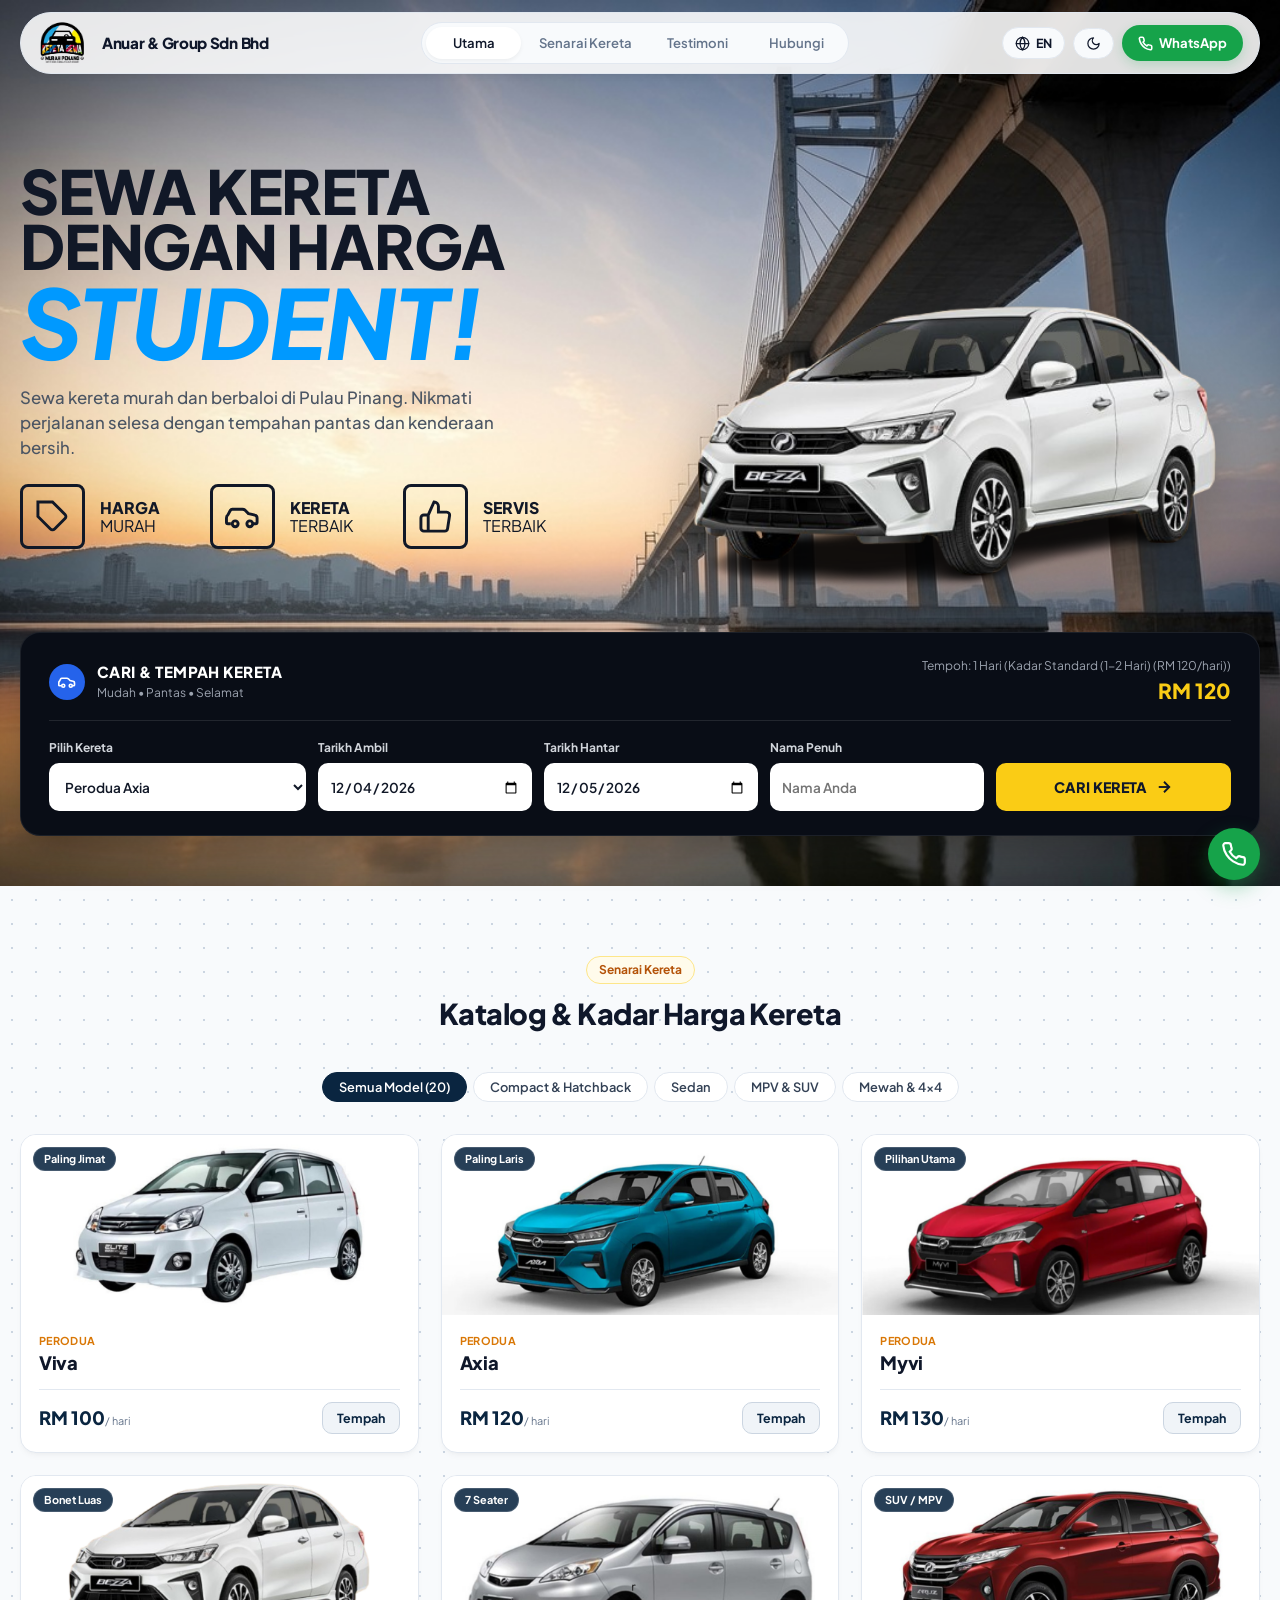
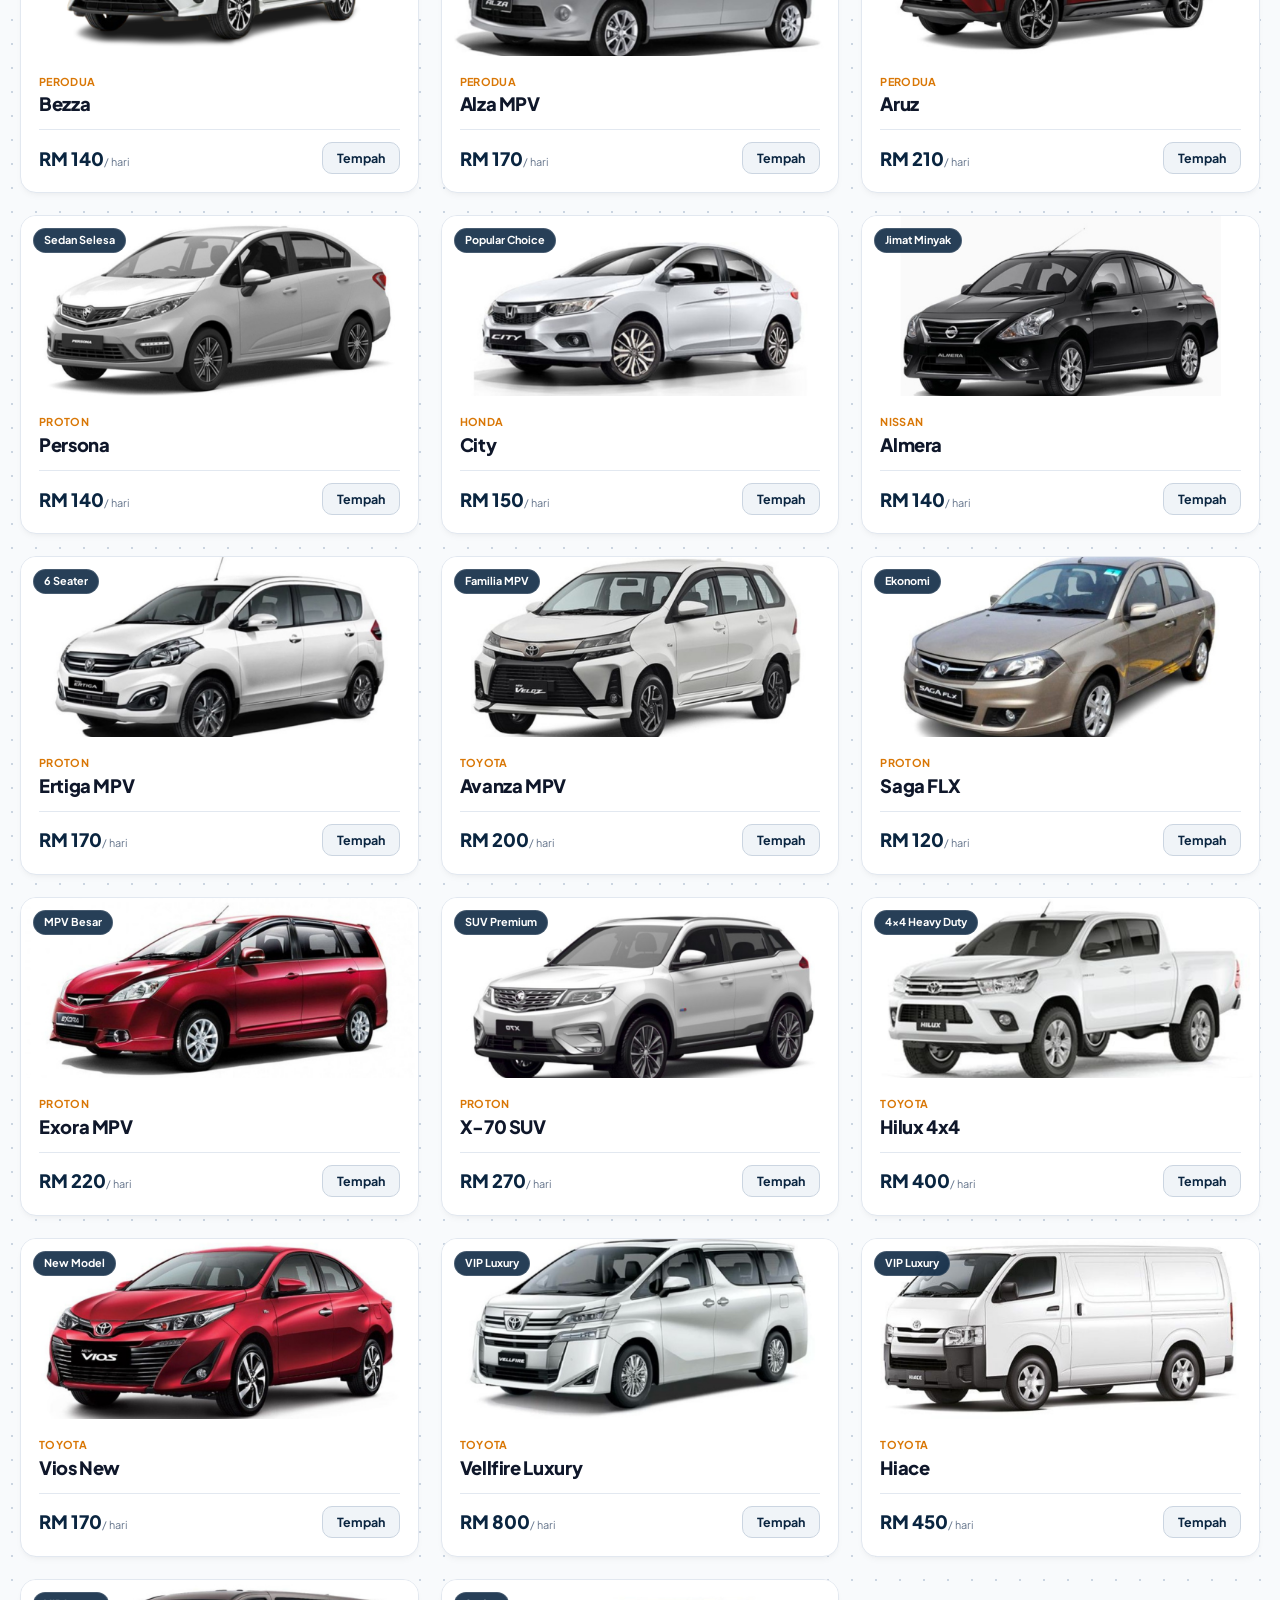
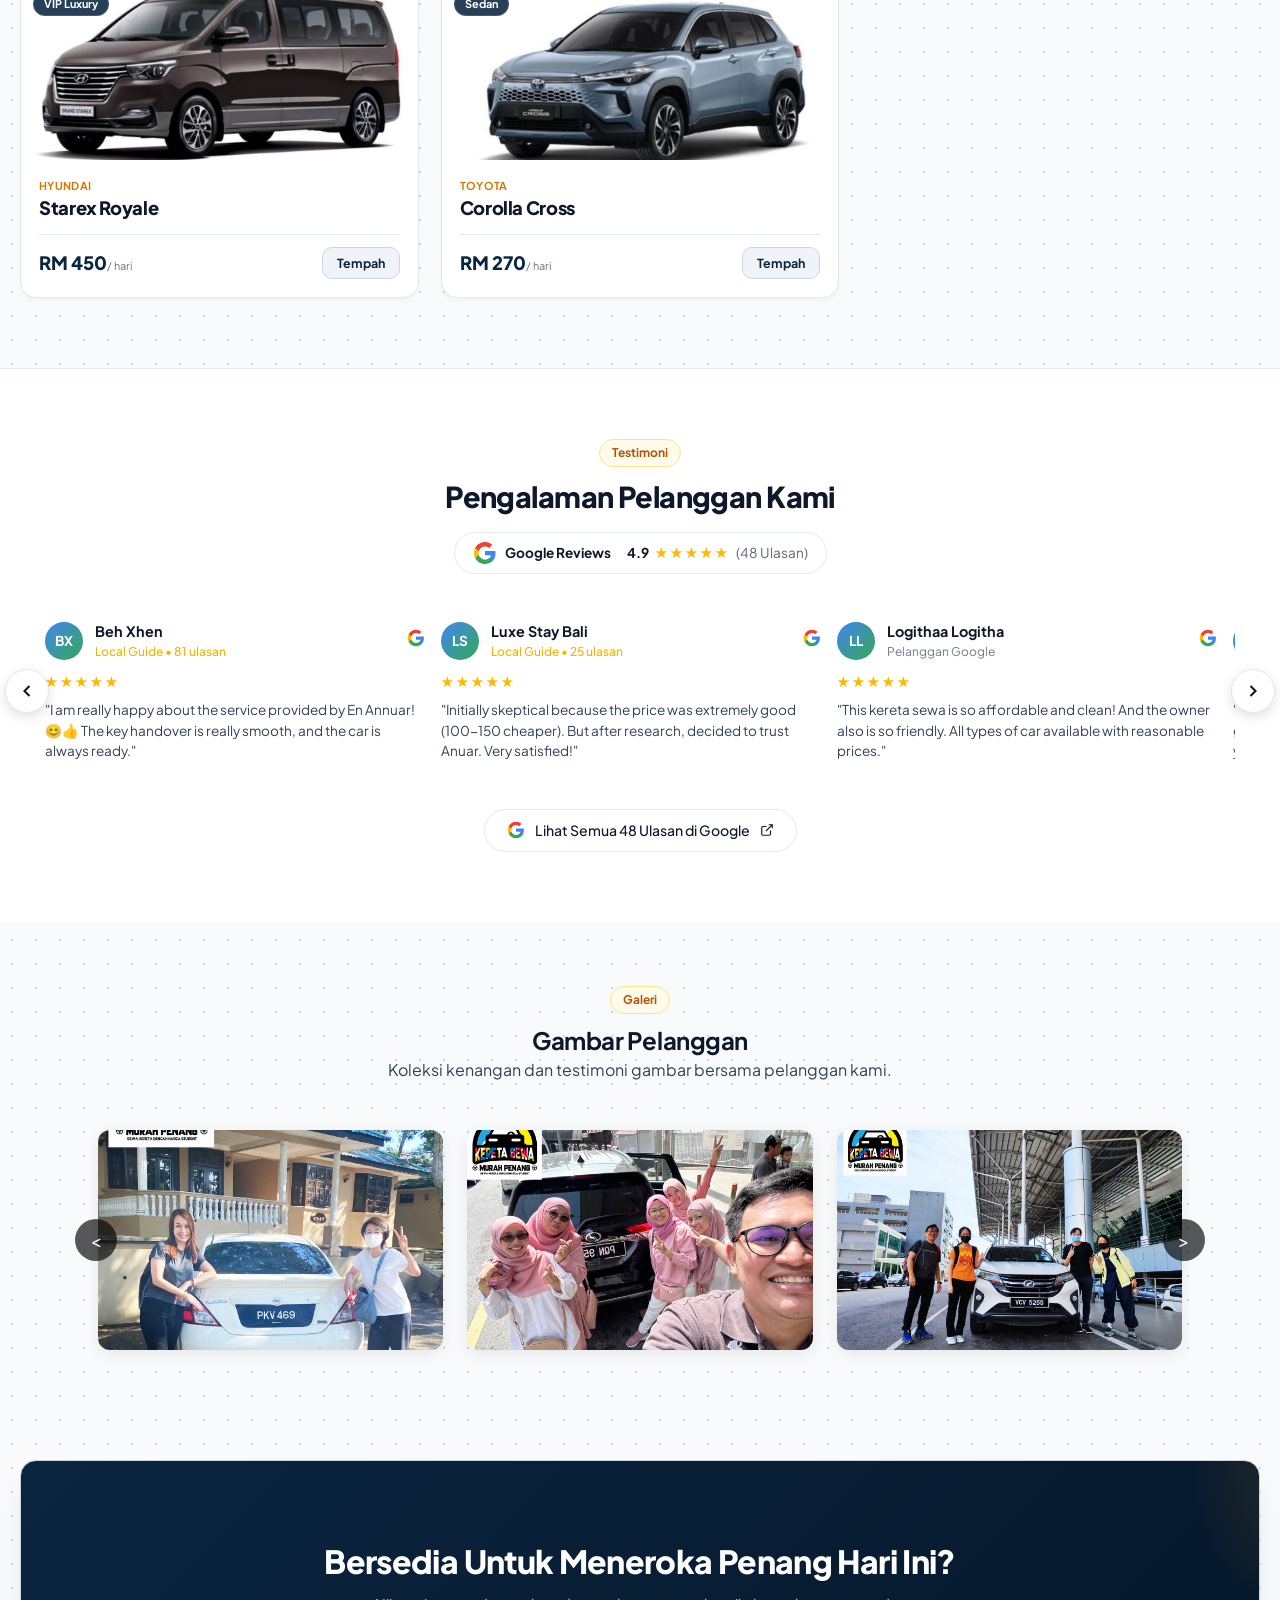
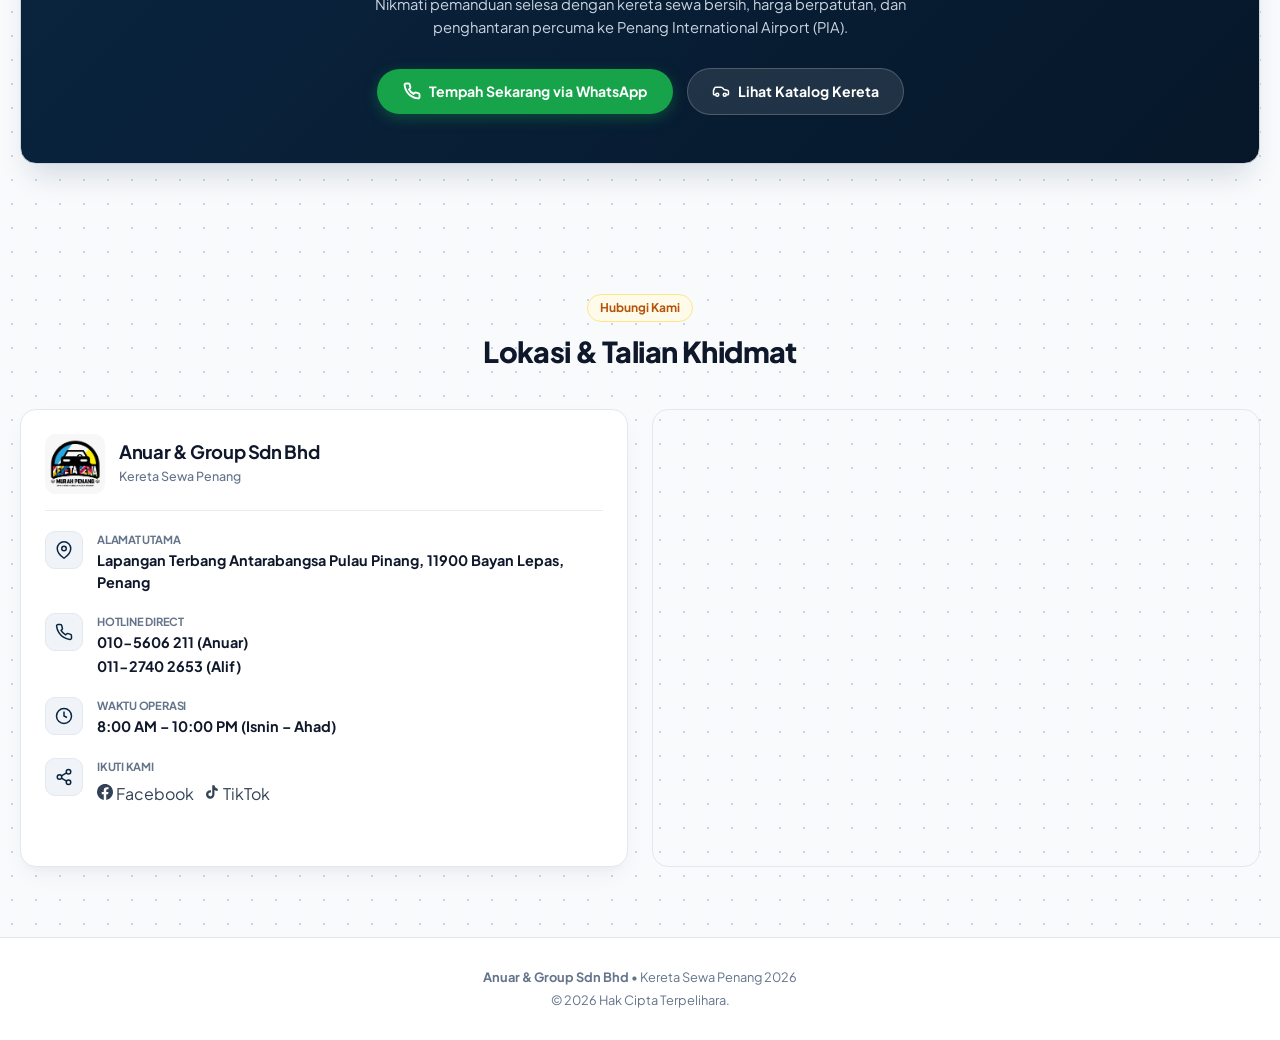
<file: index.html>
<!DOCTYPE html>
<html lang="ms" data-theme="light">
<head>
    <meta charset="UTF-8">
    <meta name="viewport" content="width=device-width, initial-scale=1.0">
    <title>Anuar & Group Sdn Bhd | Kereta Sewa Penang 2026 Murah & Terbaik</title>
    <meta name="description" content="Perkhidmatan kereta sewa murah di Penang, Pulau Pinang. Pilihan kenderaan MPV, sedan dan compact bajet student dengan servis penghantaran terbaik di Lapangan Terbang Penang (PIA).">
    <meta name="keywords" content="kereta sewa penang, sewa kereta murah penang, kereta sewa bayan lepas, car rental penang airport, anuar & group sdn bhd">
    <link rel="canonical" href="https://www.anuarcarrentalpenang.com/">
    
    <!-- Open Graph / Social Media Meta Tags -->
    <meta property="og:type" content="website">
    <meta property="og:title" content="Anuar & Group Sdn Bhd | Kereta Sewa Penang 2026">
    <meta property="og:description" content="Sewa kereta murah dan berbaloi di Pulau Pinang. Nikmati perjalanan selesa dengan tempahan pantas dan kenderaan bersih.">
    <meta property="og:locale" content="ms_MY">

    <link rel="icon" type="image/png" href="images/logo anuar1.png">
    <!-- Google Fonts: Plus Jakarta Sans -->
    <link rel="preconnect" href="https://fonts.googleapis.com">
    <link rel="preconnect" href="https://fonts.gstatic.com" crossorigin>
    <link href="https://fonts.googleapis.com/css2?family=Plus+Jakarta+Sans:wght@400;500;600;700;800&display=swap" rel="stylesheet">
    <link rel="stylesheet" href="style.css">
<!-- Google tag (gtag.js) -->
<script async src="https://www.googletagmanager.com/gtag/js?id=G-VD9P3FRLN1"></script>
<script>
  window.dataLayer = window.dataLayer || [];
  function gtag(){dataLayer.push(arguments);}
  gtag('js', new Date());

  gtag('config', 'G-VD9P3FRLN1');
</script>
</head>
<body>
<!-- NAVBAR WITH LANGUAGE & THEME TOGGLE -->
    <div class="navbar-wrapper">
        <div class="container">
            <header class="navbar">
                <a href="#" class="brand-logo">
                    <img src="images/logo anuar.png" alt="Logo Anuar & Group Kereta Sewa Penang" class="logo-img">                    
                    <div class="brand-text">
                        <h1>Anuar & Group Sdn Bhd</h1>
                    </div>
                </a>

                <nav class="nav-pill-menu">
                    <a href="#utama" class="active" data-i18n="nav_home">Utama</a>
                    <a href="#fleet" data-i18n="nav_fleet">Senarai Kereta</a>
                    <a href="#testimoni" data-i18n="nav_reviews">Testimoni</a>
                    <a href="#lokasi" data-i18n="nav_contact">Hubungi</a>
                </nav>

                <div class="nav-actions">
                    <!-- Language Switcher Button -->
                    <button class="btn-control" onclick="toggleLanguage()" id="langBtn" aria-label="Tukar Bahasa">
                        <svg width="15" height="15" viewBox="0 0 24 24" fill="none" stroke="currentColor" stroke-width="2" stroke-linecap="round" stroke-linejoin="round"><circle cx="12" cy="12" r="10"/><path d="M12 2a14.5 14.5 0 0 0 0 20 14.5 14.5 0 0 0 0-20"/><path d="M2 12h20"/></svg>
                        <span id="langText">EN</span>
                    </button>

                    <!-- Theme Switcher Button -->
                    <button class="btn-control" onclick="toggleTheme()" id="themeBtn" aria-label="Tukar Tema Mode">
                        <svg width="15" height="15" viewBox="0 0 24 24" fill="none" stroke="currentColor" stroke-width="2" stroke-linecap="round" stroke-linejoin="round"><path d="M12 3a6 6 0 0 0 9 9 9 9 0 1 1-9-9Z"/></svg>
                    </button>

                    <a href="https://wa.me/60105606211" target="_blank" class="btn-whatsapp-pill" aria-label="Hubungi WhatsApp Anuar">
                        <svg width="15" height="15" viewBox="0 0 24 24" fill="none" stroke="currentColor" stroke-width="2.5"><path d="M22 16.92v3a2 2 0 0 1-2.18 2 19.79 19.79 0 0 1-8.63-3.07 19.5 19.5 0 0 1-6-6 19.79 19.79 0 0 1-3.07-8.67A2 2 0 0 1 4.11 2h3a2 2 0 0 1 2 1.72 12.84 12.84 0 0 0 .7 2.81 2 2 0 0 1-.45 2.11L8.09 9.91a16 16 0 0 0 6 6l1.27-1.27a2 2 0 0 1 2.11-.45 12.84 12.84 0 0 0 2.81.7A2 2 0 0 1 22 16.92z"/></svg>
                        <span data-i18n="nav_whatsapp">WhatsApp</span>
                    </a>
                </div>
            </header>
        </div>
    </div>

<!-- HERO SECTION -->
<section class="hero-section" id="utama">
    <div class="container hero-container">
        
        <!-- TOP CONTENT GRID -->
        <div class="hero-main-grid">
            
            <!-- Left Content: Headings & Features -->
            <div class="hero-text-content">
                <h2 class="hero-title" data-i18n="hero_title">
                    SEWA KERETA DENGAN HARGA <br>
                    <span class="highlight-blue">STUDENT!</span>
                </h2>
                <p class="hero-subtitle" data-i18n="hero_subtitle">
                    Sewa kereta murah dan berbaloi di Pulau Pinang. Nikmati perjalanan selesa dengan tempahan pantas dan kenderaan bersih.
                </p>

                <!-- 3 Feature Badges -->
                <div class="hero-features-row">
                    <div class="feature-badge">
                        <div class="feature-badge-icon">
                            <svg width="35" height="35" viewBox="0 0 24 24" fill="none" stroke="currentColor" stroke-width="2"><path d="M20.59 13.41l-7.17 7.17a2 2 0 0 1-2.83 0L2 12V2h10l8.59 8.59a2 2 0 0 1 0 2.82z"/><line x1="7" y1="7" x2="7.01" y2="7"/></svg>
                        </div>
                        <div class="feature-badge-text">
                            <strong data-i18n="feat_badge_1_title">HARGA</strong>
                            <span data-i18n="feat_badge_1_sub">MURAH</span>
                        </div>
                    </div>

                    <div class="feature-badge">
                        <div class="feature-badge-icon">
                            <svg width="35" height="35" viewBox="0 0 24 24" fill="none" stroke="currentColor" stroke-width="2"><path d="M19 17h2c.6 0 1-.4 1-1v-3c0-.9-.7-1.7-1.5-1.9C18.7 10.6 16 10 16 10s-1.3-1.4-2.2-2.3c-.5-.4-1.1-.7-1.8-.7H5c-.6 0-1.1.4-1.4.9l-1.5 2.8C1.4 11.2 1 12 1 13v3c0 .6.4 1 1 1h2"/><circle cx="7" cy="17" r="2"/><circle cx="17" cy="17" r="2"/></svg>
                        </div>
                        <div class="feature-badge-text">
                            <strong data-i18n="feat_badge_2_title">KERETA</strong>
                            <span data-i18n="feat_badge_2_sub">TERBAIK</span>
                        </div>
                    </div>

                    <div class="feature-badge">
                        <div class="feature-badge-icon">
                            <svg width="35" height="35" viewBox="0 0 24 24" fill="none" stroke="currentColor" stroke-width="2"><path d="M14 9V5a3 3 0 0 0-3-3l-4 9v11h11.28a2 2 0 0 0 2-1.7l1.38-9a2 2 0 0 0-2-2.3zM7 22H4a2 2 0 0 1-2-2v-7a2 2 0 0 1 2-2h3"/></svg>
                        </div>
                        <div class="feature-badge-text">
                            <strong data-i18n="feat_badge_3_title">SERVIS</strong>
                            <span data-i18n="feat_badge_3_sub">TERBAIK</span>
                        </div>
                    </div>
                </div>
            </div>

            <!-- Right Visual: Floating Car Image -->
            <div class="hero-visual-wrapper">
                <img src="images/bezza.png" alt="Kereta Sewa Penang Student - Perodua Bezza" class="hero-car-img">
            </div>

        </div>

        <!-- BOTTOM FLOATING BOOKING BAR -->
        <div class="floating-booking-bar">
            
            <!-- Bar Header Info -->
            <div class="booking-bar-header">
                <div class="header-left">
                    <div class="icon-circle">
                        <svg width="18" height="18" viewBox="0 0 24 24" fill="none" stroke="currentColor" stroke-width="2.2"><path d="M19 17h2c.6 0 1-.4 1-1v-3c0-.9-.7-1.7-1.5-1.9C18.7 10.6 16 10 16 10s-1.3-1.4-2.2-2.3c-.5-.4-1.1-.7-1.8-.7H5c-.6 0-1.1.4-1.4.9l-1.5 2.8C1.4 11.2 1 12 1 13v3c0 .6.4 1 1 1h2"/><circle cx="7" cy="17" r="2"/><circle cx="17" cy="17" r="2"/></svg>
                    </div>
                    <div>
                        <h3 data-i18n="calc_title">CARI & TEMPAH KERETA</h3>
                        <p data-i18n="calc_subtitle">Mudah • Pantas • Selamat</p>
                    </div>
                </div>

                <!-- Live Price Summary -->
                <div class="header-price-summary">
                    <span class="price-sub-info" id="daysLabel">Tempoh: 1 Hari (<span id="rateTierBadge">Kadar Standard</span>)</span>
                    <div class="price-amount" id="totalPriceDisplay">RM 120</div>
                </div>
            </div>

            <!-- Booking Form -->
            <form id="bookingForm" onsubmit="handleBooking(event)">
                <div class="horizontal-form-grid">
                    
                    <!-- 1. Car Selection -->
                    <div class="form-group-item">
                        <label class="form-label" for="carSelect" data-i18n="lbl_car">Pilih Kereta</label>
<select class="form-control-custom" id="carSelect" onchange="calculatePrice()">
    <option value="Perodua Viva" data-r1="100" data-r3="90" data-r7="80" data-r14="65">Perodua Viva</option>
    <option value="Perodua Axia" data-r1="120" data-r3="110" data-r7="100" data-r14="80" selected>Perodua Axia</option>
    <option value="Perodua Myvi" data-r1="130" data-r3="120" data-r7="110" data-r14="90">Perodua Myvi</option>
    <option value="Perodua Bezza" data-r1="140" data-r3="130" data-r7="120" data-r14="100">Perodua Bezza</option>
    <option value="Perodua Alza (MPV)" data-r1="170" data-r3="160" data-r7="150" data-r14="120">Perodua Alza MPV</option>
    <option value="Perodua Aruz (MPV)" data-r1="210" data-r3="200" data-r7="190" data-r14="170">Perodua Aruz MPV</option>
    <option value="Proton Persona" data-r1="140" data-r3="130" data-r7="120" data-r14="100">Proton Persona</option>
    <option value="Honda City" data-r1="150" data-r3="140" data-r7="130" data-r14="110">Honda City</option>
    <option value="Nissan Almera" data-r1="140" data-r3="130" data-r7="120" data-r14="100">Nissan Almera</option>
    <option value="Proton Ertiga (MPV)" data-r1="170" data-r3="160" data-r7="150" data-r14="130">Proton Ertiga</option>
    <option value="Toyota Avanza (MPV)" data-r1="170" data-r3="160" data-r7="150" data-r14="120">Toyota Avanza</option>
    <option value="Proton Saga (FLX)" data-r1="120" data-r3="110" data-r7="100" data-r14="80">Proton Saga FLX</option>
    <option value="Proton Exora (MPV)" data-r1="220" data-r3="210" data-r7="200" data-r14="190">Proton Exora</option>
    <option value="Proton X-70" data-r1="270" data-r3="260" data-r7="250" data-r14="250">Proton X-70</option>
    <option value="Toyota Hilux (4x4)" data-r1="400" data-r3="380" data-r7="350" data-r14="350">Toyota Hilux 4x4</option>
    <option value="Toyota Vios (New)" data-r1="170" data-r3="160" data-r7="150" data-r14="140">Toyota Vios New</option>
    <option value="Toyota Vellfire" data-r1="800" data-r3="790" data-r7="750" data-r14="750">Toyota Vellfire Luxury</option>
    <option value="Toyota Hiace (4x4)" data-r1="450" data-r3="420" data-r7="380" data-r14="350">Toyota Hiace 11 Seater</option>
    <option value="Toyota Corolla" data-r1="270" data-r3="250" data-r7="230" data-r14="200">Toyota Corolla</option>
    <option value="Hyundai Starex" data-r1="450" data-r3="420" data-r7="380" data-r14="350">Hyundai Starex</option>
    <option value="Proton X-50" data-r1="250" data-r3="230" data-r7="210" data-r14="190">Proton X50</option>
</select>
                    </div>

                    <!-- 2. Start Date -->
                    <div class="form-group-item">
                        <label class="form-label" for="startDate" data-i18n="lbl_start">Tarikh Ambil</label>
                        <input type="date" class="form-control-custom" id="startDate" onchange="calculatePrice()" required>
                    </div>

                    <!-- 3. End Date -->
                    <div class="form-group-item">
                        <label class="form-label" for="endDate" data-i18n="lbl_end">Tarikh Hantar</label>
                        <input type="date" class="form-control-custom" id="endDate" onchange="calculatePrice()" required>
                    </div>

                    <!-- 4. Customer Name -->
                    <div class="form-group-item">
                        <label class="form-label" for="custName" data-i18n="lbl_name">Nama Penuh</label>
                        <input type="text" class="form-control-custom" id="custName" placeholder="Nama Anda" data-i18n-ph="ph_name" required>
                    </div>

                    <!-- 5. Submit CTA Button -->
                    <div class="form-group-item btn-container">
                        <button type="submit" class="btn-yellow-cta">
                            <span data-i18n="btn_submit">CARI KERETA</span>
                            <svg width="18" height="18" viewBox="0 0 24 24" fill="none" stroke="currentColor" stroke-width="2.5"><line x1="5" y1="12" x2="19" y2="12"/><polyline points="12 5 19 12 12 19"/></svg>
                        </button>
                    </div>

                </div>
            </form>

        </div>

    </div>
</section>

    <!-- FLEET CATALOGUE SECTION -->
    <section class="section-padding" id="fleet">
        <div class="container">
            <div class="section-header">
                <span class="section-tag" data-i18n="fleet_tag">Senarai Kereta</span>
                <h2 class="section-title" data-i18n="fleet_title">Katalog & Kadar Harga Kereta</h2>
            </div>

            <div class="fleet-filters">
                <button class="filter-btn active" onclick="filterFleet('all', event)" data-i18n="filter_all">Semua Model (20)</button>
                <button class="filter-btn" onclick="filterFleet('compact', event)" data-i18n="filter_compact">Compact & Hatchback</button>
                <button class="filter-btn" onclick="filterFleet('sedan', event)" data-i18n="filter_sedan">Sedan</button>
                <button class="filter-btn" onclick="filterFleet('mpv', event)" data-i18n="filter_mpv">MPV & SUV</button>
                <button class="filter-btn" onclick="filterFleet('luxury', event)" data-i18n="filter_luxury">Mewah & 4x4</button>
            </div>

            <div class="fleet-grid">
                
                <!-- 1. Perodua Viva -->
                <div class="car-card" data-category="compact">
                    <div class="car-image-container">
                        <span class="car-tag-badge" data-i18n="tag_most_economical">Paling Jimat</span>
                        <img src="images/viva.png" alt="Sewa Perodua Viva Murah Penang">
                    </div>
                    <div class="car-content">
                        <span class="car-brand">Perodua</span>
                        <h3 class="car-name">Viva</h3>
                        <div class="car-footer">
                            <div class="price-display"><span class="price-num">RM 100</span><span class="price-unit" data-i18n="unit_per_day">/ hari</span></div>
                            <button class="btn-select-car" onclick="quickSelectCar('Perodua Viva')" data-i18n="btn_book">Tempah</button>
                        </div>
                    </div>
                </div>

                <!-- 2. Perodua Axia -->
                <div class="car-card" data-category="compact">
                    <div class="car-image-container">
                        <span class="car-tag-badge" data-i18n="tag_best_seller">Paling Laris</span>
                        <img src="images/axia.png" alt="Sewa Perodua Axia Murah Penang">
                    </div>
                    <div class="car-content">
                        <span class="car-brand">Perodua</span>
                        <h3 class="car-name">Axia</h3>
                        <div class="car-footer">
                            <div class="price-display"><span class="price-num">RM 120</span><span class="price-unit" data-i18n="unit_per_day">/ hari</span></div>
                            <button class="btn-select-car" onclick="quickSelectCar('Perodua Axia')" data-i18n="btn_book">Tempah</button>
                        </div>
                    </div>
                </div>

                <!-- 3. Perodua Myvi -->
                <div class="car-card" data-category="compact">
                    <div class="car-image-container">
                        <span class="car-tag-badge" data-i18n="tag_top_choice">Pilihan Utama</span>
                        <img src="images/myvi.png" alt="Sewa Perodua Myvi Penang">
                    </div>
                    <div class="car-content">
                        <span class="car-brand">Perodua</span>
                        <h3 class="car-name">Myvi</h3>
                        <div class="car-footer">
                            <div class="price-display"><span class="price-num">RM 130</span><span class="price-unit" data-i18n="unit_per_day">/ hari</span></div>
                            <button class="btn-select-car" onclick="quickSelectCar('Perodua Myvi')" data-i18n="btn_book">Tempah</button>
                        </div>
                    </div>
                </div>

                <!-- 4. Perodua Bezza -->
                <div class="car-card" data-category="sedan">
                    <div class="car-image-container">
                        <span class="car-tag-badge" data-i18n="tag_spacious_boot">Bonet Luas</span>
                        <img src="images/1.png" alt="Sewa Perodua Bezza Penang">
                    </div>
                    <div class="car-content">
                        <span class="car-brand">Perodua</span>
                        <h3 class="car-name">Bezza</h3>
                        <div class="car-footer">
                            <div class="price-display"><span class="price-num">RM 140</span><span class="price-unit" data-i18n="unit_per_day">/ hari</span></div>
                            <button class="btn-select-car" onclick="quickSelectCar('Perodua Bezza')" data-i18n="btn_book">Tempah</button>
                        </div>
                    </div>
                </div>

                <!-- 5. Perodua Alza (MPV) -->
                <div class="car-card" data-category="mpv">
                    <div class="car-image-container">
                        <span class="car-tag-badge" data-i18n="tag_7_seater">7 Seater</span>
                        <img src="images/alza.png" alt="Sewa Perodua Alza MPV Penang">
                    </div>
                    <div class="car-content">
                        <span class="car-brand">Perodua</span>
                        <h3 class="car-name">Alza MPV</h3>
                        <div class="car-footer">
                            <div class="price-display"><span class="price-num">RM 170</span><span class="price-unit" data-i18n="unit_per_day">/ hari</span></div>
                            <button class="btn-select-car" onclick="quickSelectCar('Perodua Alza (MPV)')" data-i18n="btn_book">Tempah</button>
                        </div>
                    </div>
                </div>

                <!-- 6. Perodua Aruz (MPV) -->
                <div class="car-card" data-category="mpv">
                    <div class="car-image-container">
                        <span class="car-tag-badge" data-i18n="tag_suv_mpv">SUV / MPV</span>
                        <img src="images/aruz.png" alt="Sewa Perodua Aruz Penang">
                    </div>
                    <div class="car-content">
                        <span class="car-brand">Perodua</span>
                        <h3 class="car-name">Aruz</h3>
                        <div class="car-footer">
                            <div class="price-display"><span class="price-num">RM 210</span><span class="price-unit" data-i18n="unit_per_day">/ hari</span></div>
                            <button class="btn-select-car" onclick="quickSelectCar('Perodua Aruz (MPV)')" data-i18n="btn_book">Tempah</button>
                        </div>
                    </div>
                </div>

                <!-- 7. Proton Persona -->
                <div class="car-card" data-category="sedan">
                    <div class="car-image-container">
                        <span class="car-tag-badge" data-i18n="tag_comfortable_sedan">Sedan Selesa</span>
                        <img src="images/persona.png" alt="Sewa Proton Persona Penang">
                    </div>
                    <div class="car-content">
                        <span class="car-brand">Proton</span>
                        <h3 class="car-name">Persona</h3>

                        <div class="car-footer">
                            <div class="price-display"><span class="price-num">RM 140</span><span class="price-unit" data-i18n="unit_per_day">/ hari</span></div>
                            <button class="btn-select-car" onclick="quickSelectCar('Proton Persona')" data-i18n="btn_book">Tempah</button>
                        </div>
                    </div>
                </div>

                <!-- 8. Honda City -->
                <div class="car-card" data-category="sedan">
                    <div class="car-image-container">
                        <span class="car-tag-badge" data-i18n="tag_popular_choice">Popular Choice</span>
                        <img src="images/city.png" alt="Sewa Honda City Penang">
                    </div>
                    <div class="car-content">
                        <span class="car-brand">Honda</span>
                        <h3 class="car-name">City</h3>
                        <div class="car-footer">
                            <div class="price-display"><span class="price-num">RM 150</span><span class="price-unit" data-i18n="unit_per_day">/ hari</span></div>
                            <button class="btn-select-car" onclick="quickSelectCar('Honda City')" data-i18n="btn_book">Tempah</button>
                        </div>
                    </div>
                </div>

                <!-- 9. Nissan Almera -->
                <div class="car-card" data-category="sedan">
                    <div class="car-image-container">
                        <span class="car-tag-badge" data-i18n="tag_fuel_efficient">Jimat Minyak</span>
                        <img src="images/almera.png" alt="Sewa Nissan Almera Penang">
                    </div>
                    <div class="car-content">
                        <span class="car-brand">Nissan</span>
                        <h3 class="car-name">Almera</h3>
                        <div class="car-footer">
                            <div class="price-display"><span class="price-num">RM 140</span><span class="price-unit" data-i18n="unit_per_day">/ hari</span></div>
                            <button class="btn-select-car" onclick="quickSelectCar('Nissan Almera')" data-i18n="btn_book">Tempah</button>
                        </div>
                    </div>
                </div>

                <!-- 10. Proton Ertiga (MPV) -->
                <div class="car-card" data-category="mpv">
                    <div class="car-image-container">
                        <span class="car-tag-badge" data-i18n="tag_6_seater">6 Seater</span>
                        <img src="images/ertiga.png" alt="Sewa Proton Ertiga Penang">
                    </div>
                    <div class="car-content">
                        <span class="car-brand">Proton</span>
                        <h3 class="car-name">Ertiga MPV</h3>
                        <div class="car-footer">
                            <div class="price-display"><span class="price-num">RM 170</span><span class="price-unit" data-i18n="unit_per_day">/ hari</span></div>
                            <button class="btn-select-car" onclick="quickSelectCar('Proton Ertiga (MPV)')" data-i18n="btn_book">Tempah</button>
                        </div>
                    </div>
                </div>

                <!-- 11. Toyota Avanza (MPV) -->
                <div class="car-card" data-category="mpv">
                    <div class="car-image-container">
                        <span class="car-tag-badge" data-i18n="tag_family_mpv">Familia MPV</span>
                        <img src="images/avanza.png" alt="Sewa Toyota Avanza Penang">
                    </div>
                    <div class="car-content">
                        <span class="car-brand">Toyota</span>
                        <h3 class="car-name">Avanza MPV</h3>
                        <div class="car-footer">
                            <div class="price-display"><span class="price-num">RM 200</span><span class="price-unit" data-i18n="unit_per_day">/ hari</span></div>
                            <button class="btn-select-car" onclick="quickSelectCar('Toyota Avanza (MPV)')" data-i18n="btn_book">Tempah</button>
                        </div>
                    </div>
                </div>

                <!-- 12. Proton Saga (FLX) -->
                <div class="car-card" data-category="sedan">
                    <div class="car-image-container">
                        <span class="car-tag-badge" data-i18n="tag_economy">Ekonomi</span>
                        <img src="images/flx.png" alt="Sewa Proton Saga FLX Penang">
                    </div>
                    <div class="car-content">
                        <span class="car-brand">Proton</span>
                        <h3 class="car-name">Saga FLX</h3>
                        <div class="car-footer">
                            <div class="price-display"><span class="price-num">RM 120</span><span class="price-unit" data-i18n="unit_per_day">/ hari</span></div>
                            <button class="btn-select-car" onclick="quickSelectCar('Proton Saga (FLX)')" data-i18n="btn_book">Tempah</button>
                        </div>
                    </div>
                </div>

                <!-- 13. Proton Exora (MPV) -->
                <div class="car-card" data-category="mpv">
                    <div class="car-image-container">
                        <span class="car-tag-badge" data-i18n="tag_large_mpv">MPV Besar</span>
                        <img src="images/exora.png" alt="Sewa Proton Exora MPV Penang">
                    </div>
                    <div class="car-content">
                        <span class="car-brand">Proton</span>
                        <h3 class="car-name">Exora MPV</h3>
                        <div class="car-footer">
                            <div class="price-display"><span class="price-num">RM 220</span><span class="price-unit" data-i18n="unit_per_day">/ hari</span></div>
                            <button class="btn-select-car" onclick="quickSelectCar('Proton Exora (MPV)')" data-i18n="btn_book">Tempah</button>
                        </div>
                    </div>
                </div>

                <!-- 14. Proton X-70 -->
                <div class="car-card" data-category="luxury">
                    <div class="car-image-container">
                        <span class="car-tag-badge" data-i18n="tag_premium_suv">SUV Premium</span>
                        <img src="images/x70.png" alt="Sewa Proton X70 Penang">
                    </div>
                    <div class="car-content">
                        <span class="car-brand">Proton</span>
                        <h3 class="car-name">X-70 SUV</h3>
                       
                        <div class="car-footer">
                            <div class="price-display"><span class="price-num">RM 270</span><span class="price-unit" data-i18n="unit_per_day">/ hari</span></div>
                            <button class="btn-select-car" onclick="quickSelectCar('Proton X-70')" data-i18n="btn_book">Tempah</button>
                        </div>
                    </div>
                </div>

                <!-- 15. Toyota Hilux (4x4) -->
                <div class="car-card" data-category="luxury">
                    <div class="car-image-container">
                        <span class="car-tag-badge" data-i18n="tag_4x4_heavy_duty">4x4 Heavy Duty</span>
                        <img src="images/hilux.png" alt="Sewa Toyota Hilux 4x4 Penang">
                    </div>
                    <div class="car-content">
                        <span class="car-brand">Toyota</span>
                        <h3 class="car-name">Hilux 4x4</h3>
                       
                        <div class="car-footer">
                            <div class="price-display"><span class="price-num">RM 400</span><span class="price-unit" data-i18n="unit_per_day">/ hari</span></div>
                            <button class="btn-select-car" onclick="quickSelectCar('Toyota Hilux (4x4)')" data-i18n="btn_book">Tempah</button>
                        </div>
                    </div>
                </div>

                <!-- 16. Toyota Vios (New) -->
                <div class="car-card" data-category="sedan">
                    <div class="car-image-container">
                        <span class="car-tag-badge" data-i18n="tag_new_model">New Model</span>
                        <img src="images/vios.png" alt="Sewa Toyota Vios New Penang">
                    </div>
                    <div class="car-content">
                        <span class="car-brand">Toyota</span>
                        <h3 class="car-name">Vios New</h3>
                       
                        <div class="car-footer">
                            <div class="price-display"><span class="price-num">RM 170</span><span class="price-unit" data-i18n="unit_per_day">/ hari</span></div>
                            <button class="btn-select-car" onclick="quickSelectCar('Toyota Vios (New)')" data-i18n="btn_book">Tempah</button>
                        </div>
                    </div>
                </div>

                <!-- 17. Toyota Vellfire -->
                <div class="car-card" data-category="luxury">
                    <div class="car-image-container">
                        <span class="car-tag-badge" data-i18n="tag_vip_luxury">VIP Luxury</span>
                        <img src="images/vellfire.png" alt="Sewa Toyota Vellfire Luxury Penang">
                    </div>
                    <div class="car-content">
                        <span class="car-brand">Toyota</span>
                        <h3 class="car-name">Vellfire Luxury</h3>
                       
                        <div class="car-footer">
                            <div class="price-display"><span class="price-num">RM 800</span><span class="price-unit" data-i18n="unit_per_day">/ hari</span></div>
                            <button class="btn-select-car" onclick="quickSelectCar('Toyota Vellfire')" data-i18n="btn_book">Tempah</button>
                        </div>
                    </div>
                </div>

                <!-- 18. Toyota Hiace -->
                <div class="car-card" data-category="luxury">
                    <div class="car-image-container">
                        <span class="car-tag-badge" data-i18n="tag_vip_luxury">VIP Luxury</span>
                        <img src="images/hiace.png" alt="Sewa Toyota Hiace Penang">
                    </div>
                    <div class="car-content">
                        <span class="car-brand">Toyota</span>
                        <h3 class="car-name">Hiace</h3>
                       
                        <div class="car-footer">
                            <div class="price-display"><span class="price-num">RM 450</span><span class="price-unit" data-i18n="unit_per_day">/ hari</span></div>
                            <button class="btn-select-car" onclick="quickSelectCar('Toyota Hiace (4x4)')" data-i18n="btn_book">Tempah</button>
                        </div>
                    </div>
                </div>

                <!-- 19. Starex Royale -->
                <div class="car-card" data-category="luxury">
                    <div class="car-image-container">
                        <span class="car-tag-badge" data-i18n="tag_vip_luxury">VIP Luxury</span>
                        <img src="images/starex.png" alt="Sewa Hyundai Starex Penang">
                    </div>
                    <div class="car-content">
                        <span class="car-brand">Hyundai</span>
                        <h3 class="car-name">Starex Royale</h3>
                       
                        <div class="car-footer">
                            <div class="price-display"><span class="price-num">RM 450</span><span class="price-unit" data-i18n="unit_per_day">/ hari</span></div>
                            <button class="btn-select-car" onclick="quickSelectCar('Hyundai Starex')" data-i18n="btn_book">Tempah</button>
                        </div>
                    </div>
                </div>

                <!-- 20. Toyota Corolla -->
                <div class="car-card" data-category="sedan">
                    <div class="car-image-container">
                        <span class="car-tag-badge" data-i18n="filter_sedan">Sedan</span>
                        <img src="images/corolla.png" alt="Sewa Toyota Corolla Cross Penang">
                    </div>
                    <div class="car-content">
                        <span class="car-brand">Toyota</span>
                        <h3 class="car-name">Corolla Cross</h3>
                       
                        <div class="car-footer">
                            <div class="price-display"><span class="price-num">RM 270</span><span class="price-unit" data-i18n="unit_per_day">/ hari</span></div>
                            <button class="btn-select-car" onclick="quickSelectCar('Toyota Corolla')" data-i18n="btn_book">Tempah</button>
                        </div>
                    </div>
                </div>

            </div>
        </div>
    </section>

<!-- TESTIMONIALS SECTION -->
<section class="section-padding" id="testimoni" style="background: var(--bg-card); border-top: 1px solid var(--border-color);">
    <div class="container">
        
        <!-- HEADER TESTIMONI -->
        <div class="section-header" style="text-align: center; margin-bottom: 32px;">
            <span class="section-tag" data-i18n="reviews_tag">Testimoni</span>
            <h2 class="section-title" data-i18n="reviews_title">Pengalaman Pelanggan Kami</h2>
            
            <!-- GOOGLE RATING BADGE SUMMARY -->
            <div class="google-rating-summary">
                <div class="google-badge-brand">
                    <svg width="24" height="24" viewBox="0 0 24 24">
                        <path fill="#4285F4" d="M22.56 12.25c0-.78-.07-1.53-.2-2.25H12v4.26h5.92c-.26 1.37-1.04 2.53-2.21 3.31v2.77h3.57c2.08-1.92 3.28-4.74 3.28-8.09z"/>
                        <path fill="#34A853" d="M12 23c2.97 0 5.46-.98 7.28-2.66l-3.57-2.77c-.98.66-2.23 1.06-3.71 1.06-2.86 0-5.29-1.93-6.16-4.53H2.18v2.84C3.99 20.53 7.7 23 12 23z"/>
                        <path fill="#FBBC05" d="M5.84 14.09c-.22-.66-.35-1.36-.35-2.09s.13-1.43.35-2.09V7.06H2.18C1.43 8.55 1 10.22 1 12s.43 3.45 1.18 4.94l2.85-2.22.81-.63z"/>
                        <path fill="#EA4335" d="M12 5.38c1.62 0 3.06.56 4.21 1.64l3.15-3.15C17.45 2.09 14.97 1 12 1 7.7 1 3.99 3.47 2.18 7.06l3.66 2.84c.87-2.6 3.3-4.52 6.16-4.52z"/>
                    </svg>
                    <strong>Google Reviews</strong>
                </div>
                <div class="rating-score">
                    <span class="score-num">4.9</span>
                    <div class="stars-gold">
                        ★★★★★
                    </div>
                    <span class="total-reviews" data-i18n="google_total_reviews">(48 Ulasan)</span>
                </div>
            </div>
        </div>

<!-- REVIEWS CAROUSEL CONTAINER -->
<div class="reviews-carousel-wrapper">
    <!-- BUTANG NAVIGASI SLIDER -->
    <button class="slider-btn prev-btn" id="slideLeft" onclick="scrollReviews('left')" aria-label="Previous">
        <svg width="20" height="20" viewBox="0 0 24 24" fill="none" stroke="currentColor" stroke-width="2.5"><polyline points="15 18 9 12 15 6"></polyline></svg>
    </button>
    
    <div class="reviews-grid" id="reviewsSlider">

        <!-- CARD 1: Beh Xhen -->
        <div class="review-card">
            <div class="review-card-header">
                <div class="reviewer-avatar">BX</div>
                <div class="reviewer-details">
                    <strong>Beh Xhen</strong>
                    <span class="local-guide">Local Guide • 81 ulasan</span>
                </div>
                <span class="google-icon-small">
                    <svg width="18" height="18" viewBox="0 0 24 24"><path fill="#4285F4" d="M22.56 12.25c0-.78-.07-1.53-.2-2.25H12v4.26h5.92c-.26 1.37-1.04 2.53-2.21 3.31v2.77h3.57c2.08-1.92 3.28-4.74 3.28-8.09z"/><path fill="#34A853" d="M12 23c2.97 0 5.46-.98 7.28-2.66l-3.57-2.77c-.98.66-2.23 1.06-3.71 1.06-2.86 0-5.29-1.93-6.16-4.53H2.18v2.84C3.99 20.53 7.7 23 12 23z"/><path fill="#FBBC05" d="M5.84 14.09c-.22-.66-.35-1.36-.35-2.09s.13-1.43.35-2.09V7.06H2.18C1.43 8.55 1 10.22 1 12s.43 3.45 1.18 4.94l2.85-2.22.81-.63z"/><path fill="#EA4335" d="M12 5.38c1.62 0 3.06.56 4.21 1.64l3.15-3.15C17.45 2.09 14.97 1 12 1 7.7 1 3.99 3.47 2.18 7.06l3.66 2.84c.87-2.6 3.3-4.52 6.16-4.52z"/></svg>
                </span>
            </div>
            <div class="stars-gold">★★★★★</div>
            <p class="review-content">"I am really happy about the service provided by En Annuar! 😊👍 The key handover is really smooth, and the car is always ready."</p>
        </div>

        <!-- CARD 2: Luxe Stay Bali -->
        <div class="review-card">
            <div class="review-card-header">
                <div class="reviewer-avatar">LS</div>
                <div class="reviewer-details">
                    <strong>Luxe Stay Bali</strong>
                    <span class="local-guide">Local Guide • 25 ulasan</span>
                </div>
                <span class="google-icon-small">
                    <svg width="18" height="18" viewBox="0 0 24 24"><path fill="#4285F4" d="M22.56 12.25c0-.78-.07-1.53-.2-2.25H12v4.26h5.92c-.26 1.37-1.04 2.53-2.21 3.31v2.77h3.57c2.08-1.92 3.28-4.74 3.28-8.09z"/><path fill="#34A853" d="M12 23c2.97 0 5.46-.98 7.28-2.66l-3.57-2.77c-.98.66-2.23 1.06-3.71 1.06-2.86 0-5.29-1.93-6.16-4.53H2.18v2.84C3.99 20.53 7.7 23 12 23z"/><path fill="#FBBC05" d="M5.84 14.09c-.22-.66-.35-1.36-.35-2.09s.13-1.43.35-2.09V7.06H2.18C1.43 8.55 1 10.22 1 12s.43 3.45 1.18 4.94l2.85-2.22.81-.63z"/><path fill="#EA4335" d="M12 5.38c1.62 0 3.06.56 4.21 1.64l3.15-3.15C17.45 2.09 14.97 1 12 1 7.7 1 3.99 3.47 2.18 7.06l3.66 2.84c.87-2.6 3.3-4.52 6.16-4.52z"/></svg>
                </span>
            </div>
            <div class="stars-gold">★★★★★</div>
            <p class="review-content">"Initially skeptical because the price was extremely good (100-150 cheaper). But after research, decided to trust Anuar. Very satisfied!"</p>
        </div>

        <!-- CARD 3: Logithaa Logitha -->
        <div class="review-card">
            <div class="review-card-header">
                <div class="reviewer-avatar">LL</div>
                <div class="reviewer-details">
                    <strong>Logithaa Logitha</strong>
                    <span class="verified-tag">Pelanggan Google</span>
                </div>
                <span class="google-icon-small">
                    <svg width="18" height="18" viewBox="0 0 24 24"><path fill="#4285F4" d="M22.56 12.25c0-.78-.07-1.53-.2-2.25H12v4.26h5.92c-.26 1.37-1.04 2.53-2.21 3.31v2.77h3.57c2.08-1.92 3.28-4.74 3.28-8.09z"/><path fill="#34A853" d="M12 23c2.97 0 5.46-.98 7.28-2.66l-3.57-2.77c-.98.66-2.23 1.06-3.71 1.06-2.86 0-5.29-1.93-6.16-4.53H2.18v2.84C3.99 20.53 7.7 23 12 23z"/><path fill="#FBBC05" d="M5.84 14.09c-.22-.66-.35-1.36-.35-2.09s.13-1.43.35-2.09V7.06H2.18C1.43 8.55 1 10.22 1 12s.43 3.45 1.18 4.94l2.85-2.22.81-.63z"/><path fill="#EA4335" d="M12 5.38c1.62 0 3.06.56 4.21 1.64l3.15-3.15C17.45 2.09 14.97 1 12 1 7.7 1 3.99 3.47 2.18 7.06l3.66 2.84c.87-2.6 3.3-4.52 6.16-4.52z"/></svg>
                </span>
            </div>
            <div class="stars-gold">★★★★★</div>
            <p class="review-content">"This kereta sewa is so affordable and clean! And the owner also is so friendly. All types of car available with reasonable prices."</p>
        </div>

        <!-- CARD 4: CHENG HONG LOW -->
        <div class="review-card">
            <div class="review-card-header">
                <div class="reviewer-avatar">CH</div>
                <div class="reviewer-details">
                    <strong>CHENG HONG LOW</strong>
                    <span class="verified-tag">Pelanggan Google</span>
                </div>
                <span class="google-icon-small">
                    <svg width="18" height="18" viewBox="0 0 24 24"><path fill="#4285F4" d="M22.56 12.25c0-.78-.07-1.53-.2-2.25H12v4.26h5.92c-.26 1.37-1.04 2.53-2.21 3.31v2.77h3.57c2.08-1.92 3.28-4.74 3.28-8.09z"/><path fill="#34A853" d="M12 23c2.97 0 5.46-.98 7.28-2.66l-3.57-2.77c-.98.66-2.23 1.06-3.71 1.06-2.86 0-5.29-1.93-6.16-4.53H2.18v2.84C3.99 20.53 7.7 23 12 23z"/><path fill="#FBBC05" d="M5.84 14.09c-.22-.66-.35-1.36-.35-2.09s.13-1.43.35-2.09V7.06H2.18C1.43 8.55 1 10.22 1 12s.43 3.45 1.18 4.94l2.85-2.22.81-.63z"/><path fill="#EA4335" d="M12 5.38c1.62 0 3.06.56 4.21 1.64l3.15-3.15C17.45 2.09 14.97 1 12 1 7.7 1 3.99 3.47 2.18 7.06l3.66 2.84c.87-2.6 3.3-4.52 6.16-4.52z"/></svg>
                </span>
            </div>
            <div class="stars-gold">★★★★★</div>
            <p class="review-content">"Strongly Recommended. The service and car are both very good. They will contact you in advance and follow up with you closely."</p>
        </div>

        <!-- CARD 5: Mohd Azlan Manogar -->
        <div class="review-card">
            <div class="review-card-header">
                <div class="reviewer-avatar">MA</div>
                <div class="reviewer-details">
                    <strong>Mohd Azlan Manogar</strong>
                    <span class="verified-tag">Pelanggan Google</span>
                </div>
                <span class="google-icon-small">
                    <svg width="18" height="18" viewBox="0 0 24 24"><path fill="#4285F4" d="M22.56 12.25c0-.78-.07-1.53-.2-2.25H12v4.26h5.92c-.26 1.37-1.04 2.53-2.21 3.31v2.77h3.57c2.08-1.92 3.28-4.74 3.28-8.09z"/><path fill="#34A853" d="M12 23c2.97 0 5.46-.98 7.28-2.66l-3.57-2.77c-.98.66-2.23 1.06-3.71 1.06-2.86 0-5.29-1.93-6.16-4.53H2.18v2.84C3.99 20.53 7.7 23 12 23z"/><path fill="#FBBC05" d="M5.84 14.09c-.22-.66-.35-1.36-.35-2.09s.13-1.43.35-2.09V7.06H2.18C1.43 8.55 1 10.22 1 12s.43 3.45 1.18 4.94l2.85-2.22.81-.63z"/><path fill="#EA4335" d="M12 5.38c1.62 0 3.06.56 4.21 1.64l3.15-3.15C17.45 2.09 14.97 1 12 1 7.7 1 3.99 3.47 2.18 7.06l3.66 2.84c.87-2.6 3.3-4.52 6.16-4.52z"/></svg>
                </span>
            </div>
            <div class="stars-gold">★★★★★</div>
            <p class="review-content">"It Has a great value for this rental car. Car in good condition and recommended to experience the rental. All staff friendly."</p>
        </div>

        <!-- CARD 6: Nur Yasmin Abdullah -->
        <div class="review-card">
            <div class="review-card-header">
                <div class="reviewer-avatar">NY</div>
                <div class="reviewer-details">
                    <strong>Nur Yasmin Abdullah</strong>
                    <span class="verified-tag">Pelanggan Google</span>
                </div>
                <span class="google-icon-small">
                    <svg width="18" height="18" viewBox="0 0 24 24"><path fill="#4285F4" d="M22.56 12.25c0-.78-.07-1.53-.2-2.25H12v4.26h5.92c-.26 1.37-1.04 2.53-2.21 3.31v2.77h3.57c2.08-1.92 3.28-4.74 3.28-8.09z"/><path fill="#34A853" d="M12 23c2.97 0 5.46-.98 7.28-2.66l-3.57-2.77c-.98.66-2.23 1.06-3.71 1.06-2.86 0-5.29-1.93-6.16-4.53H2.18v2.84C3.99 20.53 7.7 23 12 23z"/><path fill="#FBBC05" d="M5.84 14.09c-.22-.66-.35-1.36-.35-2.09s.13-1.43.35-2.09V7.06H2.18C1.43 8.55 1 10.22 1 12s.43 3.45 1.18 4.94l2.85-2.22.81-.63z"/><path fill="#EA4335" d="M12 5.38c1.62 0 3.06.56 4.21 1.64l3.15-3.15C17.45 2.09 14.97 1 12 1 7.7 1 3.99 3.47 2.18 7.06l3.66 2.84c.87-2.6 3.3-4.52 6.16-4.52z"/></svg>
                </span>
            </div>
            <div class="stars-gold">★★★★★</div>
            <p class="review-content">"Highly recommended.. owner friendly and sng nk deal.. the best car rental in penang."</p>
        </div>

    </div>

<button class="slider-btn next-btn" id="slideRight" onclick="scrollReviews('right')" aria-label="Next">
        <svg width="20" height="20" viewBox="0 0 24 24" fill="none" stroke="currentColor" stroke-width="2.5"><polyline points="9 18 15 12 9 6"></polyline></svg>
    </button>
</div>

        <!-- BUTTON LIHAT LAGI DI GOOGLE -->
        <div class="reviews-footer" style="text-align: center; margin-top: 32px;">
            <a href="https://www.google.com/maps/place/Kereta+Sewa+Murah+Penang/@5.3216318,100.288706,17z/data=!4m8!3m7!1s0x304ac1d5d14b3a0d:0x75e73e286f671208!8m2!3d5.3216318!4d100.288706!9m1!1b1!16s%2Fg%2F11k9lbzh5_?authuser=0&hl=en&entry=ttu&g_ep=EgoyMDI2MDcyNi4wIKXMDSoASAFQAw%3D%3D" target="_blank" rel="noopener noreferrer" class="btn-google-reviews">
                <svg width="18" height="18" viewBox="0 0 24 24">
                    <path fill="#4285F4" d="M22.56 12.25c0-.78-.07-1.53-.2-2.25H12v4.26h5.92c-.26 1.37-1.04 2.53-2.21 3.31v2.77h3.57c2.08-1.92 3.28-4.74 3.28-8.09z"/>
                    <path fill="#34A853" d="M12 23c2.97 0 5.46-.98 7.28-2.66l-3.57-2.77c-.98.66-2.23 1.06-3.71 1.06-2.86 0-5.29-1.93-6.16-4.53H2.18v2.84C3.99 20.53 7.7 23 12 23z"/>
                    <path fill="#FBBC05" d="M5.84 14.09c-.22-.66-.35-1.36-.35-2.09s.13-1.43.35-2.09V7.06H2.18C1.43 8.55 1 10.22 1 12s.43 3.45 1.18 4.94l2.85-2.22.81-.63z"/>
                    <path fill="#EA4335" d="M12 5.38c1.62 0 3.06.56 4.21 1.64l3.15-3.15C17.45 2.09 14.97 1 12 1 7.7 1 3.99 3.47 2.18 7.06l3.66 2.84c.87-2.6 3.3-4.52 6.16-4.52z"/>
                </svg>
                <span data-i18n="btn_google_reviews">Lihat Semua 48 Ulasan di Google</span>
                <svg width="14" height="14" viewBox="0 0 24 24" fill="none" stroke="currentColor" stroke-width="2"><path d="M18 13v6a2 2 0 0 1-2 2H5a2 2 0 0 1-2-2V8a2 2 0 0 1 2-2h6"></path><polyline points="15 3 21 3 21 9"></polyline><line x1="10" y1="14" x2="21" y2="3"></line></svg>
            </a>
        </div>

    </div>
</section>

<!-- Section Gambar Pelanggan -->
<section id="image" class="customer-gallery-section">
  <div class="gallery-container">
                <span class="section-tag" data-i18n="gallery_tag">Galeri</span>
    <h2 data-i18n="image_title">Gambar Pelanggan</h2>
    <p data-i18n="image_subtitle">Koleksi kenangan dan testimoni gambar bersama pelanggan kami.</p>

    <div class="carousel-wrapper">
      <button class="carousel-btn prev-btn" id="galleryPrevBtn" aria-label="Previous">&lt;</button>

      <div class="carousel-track" id="galleryTrack">
        <!-- Kad Gambar 1 -->
        <div class="carousel-card">
          <img src="images/s1.jpg" alt="Pelanggan Kereta Sewa Penang 1">
        </div>

        <!-- Kad Gambar 2 -->
        <div class="carousel-card">
          <img src="images/s2.jpg" alt="Pelanggan Kereta Sewa Penang 2">
        </div>

        <!-- Kad Gambar 3 -->
        <div class="carousel-card">
          <img src="images/s3.jpg" alt="Pelanggan Kereta Sewa Penang 3">
        </div>

        <!-- Kad Gambar 4 -->
        <div class="carousel-card">
          <img src="images/s4.jpg" alt="Pelanggan Kereta Sewa Penang 4">
        </div>

                <!-- Kad Gambar 5 -->
        <div class="carousel-card">
          <img src="images/s5.jpg" alt="Pelanggan Kereta Sewa Penang 5">
        </div>

                <!-- Kad Gambar 6 -->
        <div class="carousel-card">
          <img src="images/s6.jpg" alt="Pelanggan Kereta Sewa Penang 6">
        </div>

                <!-- Kad Gambar 7 -->
        <div class="carousel-card">
          <img src="images/s7.jpg" alt="Pelanggan Kereta Sewa Penang 7">
        </div>

                <!-- Kad Gambar 8 -->
        <div class="carousel-card">
          <img src="images/s8.jpg" alt="Pelanggan Kereta Sewa Penang 8">
        </div>

                <!-- Kad Gambar 9 -->
        <div class="carousel-card">
          <img src="images/s9.jpg" alt="Pelanggan Kereta Sewa Penang 9">
        </div>

      </div>

      <button class="carousel-btn next-btn" id="galleryNextBtn" aria-label="Next">&gt;</button>
    </div>
  </div>
</section>

<!-- CTA BANNER SECTION -->
<section class="cta-banner-section">
    <div class="container">
        <div class="cta-card">
            <div class="cta-badge">
            </div>
            <h2 class="cta-title" data-i18n="cta_title">Bersedia Untuk Meneroka Penang Hari Ini?</h2>
            <p class="cta-description" data-i18n="cta_desc">
                Nikmati pemanduan selesa dengan kereta sewa bersih, harga berpatutan, dan penghantaran percuma ke Penang International Airport (PIA).
            </p>
            <div class="cta-actions">
                <a href="https://wa.me/60105606211?text=Salam%20Anuar,%20saya%20nak%20tempah%20kereta%20sewa" target="_blank" class="btn-cta-whatsapp" aria-label="Tempah Kereta Sewa via WhatsApp">
                    <svg width="18" height="18" viewBox="0 0 24 24" fill="none" stroke="currentColor" stroke-width="2.5"><path d="M22 16.92v3a2 2 0 0 1-2.18 2 19.79 19.79 0 0 1-8.63-3.07 19.5 19.5 0 0 1-6-6 19.79 19.79 0 0 1-3.07-8.67A2 2 0 0 1 4.11 2h3a2 2 0 0 1 2 1.72 12.84 12.84 0 0 0 .7 2.81 2 2 0 0 1-.45 2.11L8.09 9.91a16 16 0 0 0 6 6l1.27-1.27a2 2 0 0 1 2.11-.45 12.84 12.84 0 0 0 2.81.7A2 2 0 0 1 22 16.92z"/></svg>
                    <span data-i18n="cta_btn_wa">Tempah Sekarang via WhatsApp</span>
                </a>
                <a href="#fleet" class="btn-cta-secondary">
                    <svg width="18" height="18" viewBox="0 0 24 24" fill="none" stroke="currentColor" stroke-width="2"><path d="M19 17h2c.6 0 1-.4 1-1v-3c0-.9-.7-1.7-1.5-1.9C18.7 10.6 16 10 16 10s-1.3-1.4-2.2-2.3c-.5-.4-1.1-.7-1.8-.7H5c-.6 0-1.1.4-1.4.9l-1.4 2.9A3.7 3.7 0 0 0 2 12v4c0 .6.4 1 1 1h2"/><circle cx="7" cy="17" r="2"/><circle cx="17" cy="17" r="2"/></svg>
                    <span data-i18n="cta_btn_fleet">Lihat Katalog Kereta</span>
                </a>
            </div>
        </div>
    </div>
</section>

  <!-- CONTACT & MAP -->
<section class="section-padding" id="lokasi">
    <div class="container">
        <div class="section-header">
            <span class="section-tag" data-i18n="contact_tag">Hubungi Kami</span>
            <h2 class="section-title" data-i18n="contact_title">Lokasi & Talian Khidmat</h2>
        </div>

        <div class="contact-grid">
            <div class="contact-card">
                
                <!-- BRANDING HEADER (LOGO & NAMA SYARIKAT) -->
                <div class="brand-header" style="display: flex; align-items: center; gap: 14px; margin-bottom: 20px; padding-bottom: 16px; border-bottom: 1px solid rgba(0, 0, 0, 0.08);">
                    <img src="images/logo anuar.png" alt="Anuar & Group Sdn Bhd Logo" style="width: 60px; height: 60px; border-radius: 10px; object-fit: contain; background: rgba(0,0,0,0.03); padding: 2px;">
                    <div>
                        <h4 style="margin: 0; font-size: 1.15rem; font-weight: 700; color: var(--text-heading); line-height: 1.2;">Anuar & Group Sdn Bhd</h4>
                        <span data-i18n="footer_brand" style="font-size: 0.78rem; color: var(--text-muted); font-weight: 500;">Kereta Sewa Penang</span>
                    </div>
                </div>

                <!-- ALAMAT UTAMA -->
                <div class="info-row">
                    <div class="info-icon">
                        <svg width="18" height="18" viewBox="0 0 24 24" fill="none" stroke="currentColor" stroke-width="2"><path d="M21 10c0 7-9 13-9 13s-9-6-9-13a9 9 0 0 1 18 0z"/><circle cx="12" cy="10" r="3"/></svg>
                    </div>
                    <div>
                        <h5 style="color: var(--text-muted); font-size: 0.7rem; text-transform: uppercase;" data-i18n="addr_title">Alamat Utama</h5>
                        <p style="font-weight: 700; color: var(--text-heading); font-size: 0.9rem; margin-top: 2px;" data-i18n="addr_detail">Lapangan Terbang Antarabangsa Pulau Pinang, 11900 Bayan Lepas, Penang</p>
                    </div>
                </div>

                <!-- HOTLINE DIRECT -->
                <div class="info-row">
                    <div class="info-icon">
                        <svg width="18" height="18" viewBox="0 0 24 24" fill="none" stroke="currentColor" stroke-width="2"><path d="M22 16.92v3a2 2 0 0 1-2.18 2 19.79 19.79 0 0 1-8.63-3.07 19.5 19.5 0 0 1-6-6 19.79 19.79 0 0 1-3.07-8.67A2 2 0 0 1 4.11 2h3a2 2 0 0 1 2 1.72 12.84 12.84 0 0 0 .7 2.81 2 2 0 0 1-.45 2.11L8.09 9.91a16 16 0 0 0 6 6l1.27-1.27a2 2 0 0 1 2.11-.45 12.84 12.84 0 0 0 2.81.7A2 2 0 0 1 22 16.92z"/></svg>
                    </div>
                    <div>
                        <h5 style="color: var(--text-muted); font-size: 0.7rem; text-transform: uppercase;" data-i18n="phone_title">Hotline Direct</h5>
                        <p style="font-weight: 700; color: var(--text-heading); font-size: 0.9rem; margin-top: 2px;">010-5606 211 (Anuar)</p>
                        <p style="font-weight: 700; color: var(--text-heading); font-size: 0.9rem; margin-top: 2px;">011-2740 2653 (Alif)</p>
                    </div>
                </div>

                <!-- WAKTU OPERASI -->
                <div class="info-row">
                    <div class="info-icon">
                        <svg width="18" height="18" viewBox="0 0 24 24" fill="none" stroke="currentColor" stroke-width="2"><circle cx="12" cy="12" r="10"/><polyline points="12 6 12 12 16 14"/></svg>
                    </div>
                    <div>
                        <h5 style="color: var(--text-muted); font-size: 0.7rem; text-transform: uppercase;" data-i18n="hours_title">Waktu Operasi</h5>
                        <p style="font-weight: 700; color: var(--text-heading); font-size: 0.9rem; margin-top: 2px;" data-i18n="hours_detail">8:00 AM – 10:00 PM (Isnin – Ahad)</p>
                    </div>
                </div>

                <!-- MEDIA SOSIAL -->
                <div class="info-row">
                    <div class="info-icon">
                        <svg width="18" height="18" viewBox="0 0 24 24" fill="none" stroke="currentColor" stroke-width="2"><circle cx="18" cy="5" r="3"/><circle cx="6" cy="12" r="3"/><circle cx="18" cy="19" r="3"/><line x1="8.59" y1="13.51" x2="15.42" y2="17.49"/><line x1="15.41" y1="6.51" x2="8.59" y2="10.49"/></svg>
                    </div>
                    <div>
                        <h5 style="color: var(--text-muted); font-size: 0.7rem; text-transform: uppercase;" data-i18n="social_title">Ikuti Kami</h5>
                        <div class="social-links-container" style="display: flex; gap: 10px; margin-top: 8px; flex-wrap: wrap;">
                            <!-- Facebook -->
                            <a href="https://www.facebook.com/share/1SuZ5g3UVP/" target="_blank" rel="noopener noreferrer" class="social-badge fb-badge" aria-label="Facebook Anuar & Group">
                                <svg width="16" height="16" viewBox="0 0 24 24" fill="currentColor"><path d="M24 12.073c0-6.627-5.373-12-12-12s-12 5.373-12 12c0 5.99 4.388 10.954 10.125 11.854v-8.385H7.078v-3.47h3.047V9.43c0-3.007 1.792-4.669 4.533-4.669 1.312 0 2.686.235 2.686.235v2.953H15.83c-1.491 0-1.956.925-1.956 1.874v2.25h3.328l-.532 3.47h-2.796v8.385C19.612 23.027 24 18.062 24 12.073z"/></svg>
                                <span>Facebook</span>
                            </a>

                            <!-- TikTok -->
                            <a href="https://www.tiktok.com/@keretasewamurahpenang?_r=1&_t=ZS-98STW8eo3Em" target="_blank" rel="noopener noreferrer" class="social-badge tt-badge" aria-label="TikTok Anuar & Group">
                                <svg width="16" height="16" viewBox="0 0 24 24" fill="currentColor"><path d="M19.59 6.69a4.83 4.83 0 0 1-3.77-4.25V2h-3.45v13.67a2.89 2.89 0 0 1-5.2 1.74 2.89 2.89 0 0 1 2.31-4.64 2.93 2.93 0 0 1 .88.13V9.4a6.84 6.84 0 0 0-1-.05A6.33 6.33 0 0 0 3 15.68 6.34 6.34 0 0 0 9.34 22a6.33 6.33 0 0 0 6.33-6.33V9.05a8.16 8.16 0 0 0 4.92 1.62V7.22a4.85 4.85 0 0 1-1-.53z"/></svg>
                                <span>TikTok</span>
                            </a>
                        </div>
                    </div>
                </div>

            </div>

            <div class="map-frame">
            <iframe src="https://www.google.com/maps/embed?pb=!1m18!1m12!1m3!1d3972.786393490936!2d100.27259067409156!3d5.295995136211335!2m3!1f0!2f0!3f0!3m2!1i1024!2i768!4f13.1!3m3!1m2!1s0x304abfe401d26e6f%3A0x2b3bdd6c4b3d8a52!2sPenang%20International%20Airport!5e0!3m2!1sen!2smy!4v1785842161525!5m2!1sen!2smy" width="600" height="450" style="border:0;" allowfullscreen="" loading="lazy" referrerpolicy="strict-origin-when-cross-origin" title="Lokasi Kereta Sewa Penang International Airport"></iframe>            </div>
        </div>
    </div>
</section>

    <!-- FOOTER -->
    <footer>
        <div class="container">
            <p><strong>Anuar & Group Sdn Bhd</strong> • <span data-i18n="footer_tagline">Kereta Sewa Penang 2026</span></p>
            <p style="margin-top: 4px;" data-i18n="footer_rights">&copy; 2026 Hak Cipta Terpelihara.</p>
        </div>
    </footer>

    <!-- FLOATING WHATSAPP -->
    <a href="https://wa.me/60105606211?text=Salam%20Anuar,%20saya%20nak%20sewa%20kereta" target="_blank" class="floating-whatsapp" aria-label="WhatsApp Anuar">
        <svg width="26" height="26" viewBox="0 0 24 24" fill="none" stroke="currentColor" stroke-width="2"><path d="M22 16.92v3a2 2 0 0 1-2.18 2 19.79 19.79 0 0 1-8.63-3.07 19.5 19.5 0 0 1-6-6 19.79 19.79 0 0 1-3.07-8.67A2 2 0 0 1 4.11 2h3a2 2 0 0 1 2 1.72 12.84 12.84 0 0 0 .7 2.81 2 2 0 0 1-.45 2.11L8.09 9.91a16 16 0 0 0 6 6l1.27-1.27a2 2 0 0 1 2.11-.45 12.84 12.84 0 0 0 2.81.7A2 2 0 0 1 22 16.92z"/></svg>
    </a>

        <script src="script.js"></script>

</body>
</html>
</file>
<file: style.css>
/* ==========================================================================
           1. MODERN DESIGN SYSTEM (DARK BLUE + GOLD ACCENT + DARK MODE)
           ========================================================================== */
        :root {
            /* Light Theme Palette */
            --bg-main: #f8fafc;
            --bg-card: #ffffff;
            --bg-input: #f1f5f9;
            --bg-card-subtle: #f8fafc;
            
            --border-color: #e2e8f0;
            --border-hover: #cbd5e1;
            
            --text-heading: #0f172a;
            --text-body: #334155;
            --text-muted: #64748b;
            
            /* Primary Colors: Executive Dark Blue & Gold/Amber */
            --brand-blue: #0a2540;
            --brand-blue-hover: #061729;
            --brand-blue-light: #f0f4f8;
            --brand-blue-border: #cbd5e1;
            
            --brand-yellow: #f59e0b;
            --brand-yellow-hover: #d97706;
            --brand-yellow-bg: #fffbeb;
            --brand-yellow-border: #fde68a;
            --brand-yellow-text: #b45309;
            
            --whatsapp-emerald: #16a34a;
            --whatsapp-hover: #15803d;
            
            /* Premium Dot Texture Background */
            --bg-pattern: radial-gradient(#cbd5e1 1.2px, transparent 1.2px);
            
            /* Shadows */
            --shadow-subtle: 0 4px 6px -1px rgba(0, 0, 0, 0.03), 0 2px 4px -2px rgba(0, 0, 0, 0.03);
            --shadow-card: 0 10px 25px -5px rgba(10, 37, 64, 0.06), 0 8px 10px -6px rgba(10, 37, 64, 0.03);
            --shadow-floating: 0 20px 30px -10px rgba(10, 37, 64, 0.15);
            
            --radius-input: 10px;
            --radius-card: 16px;
            --radius-pill: 9999px;
            
            --font-main: 'Plus Jakarta Sans', -apple-system, BlinkMacSystemFont, sans-serif;
            --transition: all 0.25s cubic-bezier(0.4, 0, 0.2, 1);
        }

        /* Dark Mode Overrides */
        [data-theme="dark"] {
            --bg-main: #070d19;
            --bg-card: #0f172a;
            --bg-input: #1e293b;
            --bg-card-subtle: #131d31;
            
            --border-color: #1e293b;
            --border-hover: #334155;
            
            --text-heading: #f8fafc;
            --text-body: #cbd5e1;
            --text-muted: #94a3b8;
            
            --brand-blue: #1e3a8a;
            --brand-blue-hover: #172554;
            --brand-blue-light: #172554;
            --brand-blue-border: #1e40af;
            
            --brand-yellow: #fbbf24;
            --brand-yellow-bg: #2d2415;
            --brand-yellow-border: #78350f;
            --brand-yellow-text: #fef08a;
            
            --bg-pattern: radial-gradient(#1e293b 1.2px, transparent 1.2px);
            --shadow-card: 0 10px 25px -5px rgba(0, 0, 0, 0.4);
        }

        /* Base Reset */
        * {
            margin: 0;
            padding: 0;
            box-sizing: border-box;
            font-family: var(--font-main);
            scroll-behavior: smooth;
        }

        body {
            background-color: var(--bg-main);
            background-image: var(--bg-pattern);
            background-size: 24px 24px;
            color: var(--text-body);
            line-height: 1.5;
            overflow-x: hidden;
            -webkit-font-smoothing: antialiased;
            transition: background-color 0.3s, color 0.3s;
        }

        h1, h2, h3, h4, h5, h6 {
            color: var(--text-heading);
            letter-spacing: -0.02em;
        }

        a {
            text-decoration: none;
            color: inherit;
        }

        .container {
            max-width: 1280px;
            margin: 0 auto;
            padding: 0 20px;
        }

        /* ==========================================================================
           2. NAVBAR WITH TOGGLE CONTROLS
           ========================================================================== */
        .navbar-wrapper {
            position: fixed;
            top: 12px;
            left: 0;
            width: 100%;
            z-index: 1000;
        }

        .navbar {
            background: rgba(255, 255, 255, 0.88);
            backdrop-filter: blur(12px);
            -webkit-backdrop-filter: blur(12px);
            border: 1px solid var(--border-color);
            border-radius: var(--radius-pill);
            box-shadow: var(--shadow-subtle);
            height: 62px;
            display: flex;
            align-items: center;
            justify-content: space-between;
            padding: 0 16px;
            transition: background 0.3s, border-color 0.3s;
        }

        [data-theme="dark"] .navbar {
            background: rgba(15, 23, 42, 0.88);
        }
.logo-img {
    width: 50px;          /* Saiz lebar logo */
    height: 50px;         /* Saiz tinggi logo */
    object-fit: contain;  /* Elak gambar terhenyek / herot */
    border-radius: 8px;   /* Masukkan jika mahu bucu melengkung seperti icon K asal */
}

/* Pastikan elemen di dalam .brand-logo tersusun selari */
.brand-logo {
    display: flex;
    align-items: center;
    gap: 15px;            /* Jarak antara logo dan teks */
    text-decoration: none;
}
       

        .brand-text h1 {
            font-size: 0.95rem;
            font-weight: 800;
            line-height: 1.1;
        }

        .brand-text span {
            font-size: 0.7rem;
            font-weight: 700;
            color: var(--brand-yellow-hover);
        }

        .nav-pill-menu {
            display: flex;
            align-items: center;
            gap: 4px;
            background: var(--bg-card-subtle);
            padding: 4px;
            border-radius: var(--radius-pill);
            border: 1px solid var(--border-color);
        }

        .nav-pill-menu a {
	    min-width: 95px;
	    text-align: center;
            font-size: 0.82rem;
            font-weight: 600;
            color: var(--text-muted);
            padding: 6px 14px;
            border-radius: var(--radius-pill);
            transition: var(--transition);
        }

        .nav-pill-menu a:hover, .nav-pill-menu a.active {
            color: var(--text-heading);
            background: var(--bg-card);
            box-shadow: 0 2px 4px rgba(0,0,0,0.05);
        }

        .nav-actions {
            display: flex;
            align-items: center;
            gap: 8px;
        }

        .btn-control {
            background: var(--bg-card-subtle);
            border: 1px solid var(--border-color);
            color: var(--text-heading);
            padding: 7px 12px;
            border-radius: var(--radius-pill);
            font-size: 0.78rem;
            font-weight: 700;
            cursor: pointer;
            display: flex;
            align-items: center;
            gap: 6px;
            transition: var(--transition);
        }

        .btn-control:hover {
            background: var(--brand-blue-light);
            border-color: var(--brand-blue-border);
        }

        .btn-whatsapp-pill {
            background-color: var(--whatsapp-emerald);
            color: #ffffff;
            padding: 8px 16px;
            border-radius: var(--radius-pill);
            font-weight: 700;
            font-size: 0.82rem;
            display: inline-flex;
            align-items: center;
            gap: 6px;
            transition: var(--transition);
            box-shadow: 0 4px 12px rgba(22, 163, 74, 0.2);
        }

        .btn-whatsapp-pill:hover {
            background-color: var(--whatsapp-hover);
        }

/* ==========================================================================
   HERO SECTION STYLES (MATCHING REFERENCE IMAGE)
   ========================================================================== */

.hero-section {
    position: relative;
    padding-top: 100px;
    padding-bottom: 50px;
    
    /* Gambar background tanpa sebarang overlay */
    background: url('images/bganuar.png') center/cover no-repeat;
    min-height: 90vh;
    display: flex;
    align-items: center;
}

.hero-container {
    position: relative;
    z-index: 2;
}

.hero-main-grid {
    display: grid;
    grid-template-columns: 1.1fr 0.9fr;
    align-items: center;
    gap: 20px;
    margin-bottom: 20px;
}

/* Headings */
.hero-title {
    font-size: 3.8rem;
    font-weight: 950;
    color: #111827;
    line-height: 0.9;
    letter-spacing: -0.02em;
    text-transform: uppercase;
}

.hero-title .highlight-blue {
    font-weight: 900;
    font-size: 6.0rem; /* Besarkan sikit sebab font handwriting skala dia agak kecil */
    font-style: italic;
        color: #0099ff;

    display: inline-block;
    position: relative;
    margin-top: 6px;
    padding: 0px;

}

.hero-subtitle {
    font-size: 1.05rem;
    color: #4b5563;
    margin-top: 20px;
    margin-bottom: 24px;
    max-width: 500px;
    font-weight: 500;
}

/* Feature Badges Row */
.hero-features-row {
    display: flex;
    gap: 50px;
    flex-wrap: wrap;
    margin-bottom: 30px;
}

.feature-badge {
    display: flex;
    align-items: center;
    gap: 15px;
}

.feature-badge-icon {
    width: 65px;
    height: 65px;
    border-radius: 8px;
    border: 3px solid #111827;
    display: flex;
    align-items: center;
    justify-content: center;
    color: #111827;
}

.feature-badge-text {
    display: flex;
    flex-direction: column;
    line-height: 1.1;
    font-size: 1.0rem;
    color: #111827;
}

.feature-badge-text strong {
    font-weight: 800;
}

/* Visual Car Image */
.hero-visual-wrapper {
    position: relative;
    display: flex;
    justify-content: center;
    align-items: center;
}

.hero-car-img {
    width: 620px;
    max-width: 620px;
    height: auto;
    object-fit: contain;
    filter: drop-shadow(0 20px 25px rgba(0, 0, 0, 0.25));
    transform: translateY(10px);
    transition: transform 0.3s ease;
}

/* FLOATING BOOKING BAR (DARK THEME) */
.floating-booking-bar {
    background: #090d16;
    border-radius: 20px;
    padding: 24px 28px;
    box-shadow: 0 20px 40px -10px rgba(0, 0, 0, 0.4);
    border: 1px solid rgba(255, 255, 255, 0.08);
    position: relative;
    z-index: 10;
    margin-top: -30px;
}

.booking-bar-header {
    display: flex;
    justify-content: space-between;
    align-items: center;
    margin-bottom: 18px;
    padding-bottom: 14px;
    border-bottom: 1px solid rgba(255, 255, 255, 0.1);
}

.booking-bar-header .header-left {
    display: flex;
    align-items: center;
    gap: 12px;
}

.booking-bar-header .icon-circle {
    width: 36px;
    height: 36px;
    background: #2563eb;
    color: #ffffff;
    border-radius: 50%;
    display: flex;
    align-items: center;
    justify-content: center;
}

.booking-bar-header h3 {
    color: #ffffff;
    font-size: 0.95rem;
    font-weight: 800;
    letter-spacing: 0.03em;
    margin: 0;
}

.booking-bar-header p {
    color: #9ca3af;
    font-size: 0.75rem;
    margin: 0;
}

.header-price-summary {
    text-align: right;
}

.price-sub-info {
    font-size: 0.75rem;
    color: #9ca3af;
    display: block;
}

.price-amount {
    font-size: 1.3rem;
    font-weight: 800;
    color: #facc15;
}

/* Horizontal Form Inputs */
.horizontal-form-grid {
    display: grid;
    grid-template-columns: 1.2fr 1fr 1fr 1fr 1.1fr;
    gap: 12px;
    align-items: flex-end;
}

.form-group-item {
    display: flex;
    flex-direction: column;
    gap: 6px;
}

.form-group-item .form-label {
    font-size: 0.75rem;
    font-weight: 700;
    color: #d1d5db;
    margin: 0;
}

.form-control-custom {
    width: 100%;
    height: 48px;
    background: #ffffff;
    border: none;
    border-radius: 10px;
    padding: 0 12px;
    font-size: 0.85rem;
    font-weight: 600;
    color: #111827;
    outline: none;
}

.form-control-custom:focus {
    box-shadow: 0 0 0 3px rgba(37, 99, 235, 0.4);
}

/* CTA Yellow Button */
.btn-yellow-cta {
    width: 100%;
    height: 48px;
    background: #facc15;
    color: #0f172a;
    border: none;
    border-radius: 10px;
    font-size: 0.9rem;
    font-weight: 800;
    display: flex;
    align-items: center;
    justify-content: center;
    gap: 8px;
    cursor: pointer;
    transition: all 0.2s ease;
}

.btn-yellow-cta:hover {
    background: #eab308;
    transform: translateY(-2px);
    box-shadow: 0 8px 16px rgba(250, 204, 21, 0.3);
}

/* ==========================================================================
   RESPONSIVE DESIGN (MOBILE & TABLET)
   ========================================================================== */
@media (max-width: 992px) {
    .hero-main-grid {
        grid-template-columns: 1fr;
        text-align: center;
    }

    .hero-subtitle {
        margin-left: auto;
        margin-right: auto;
    }

    .hero-features-row {
        justify-content: center;
    }

    .hero-car-img {
        width: 100%;
        max-width: 450px;
        margin: 0 auto;
    }

    .horizontal-form-grid {
        grid-template-columns: repeat(2, 1fr);
    }

    .form-group-item.btn-container {
        grid-column: span 2;
    }

    .floating-booking-bar {
        margin-top: 10px;
    }
}

@media (max-width: 576px) {
    .hero-title {
        font-size: 2.1rem;
    }

    .hero-title .highlight-blue {
        font-size: 2.5rem;
    }

    .horizontal-form-grid {
        grid-template-columns: 1fr;
    }

    .form-group-item.btn-container {
        grid-column: span 1;
    }

    .booking-bar-header {
        flex-direction: column;
        align-items: flex-start;
        gap: 10px;
    }

    .header-price-summary {
        text-align: left;
    }
}

        /* ==========================================================================
           4. CATALOGUE SECTION (ALL 17 CARS INCLUDED)
           ========================================================================== */
        .section-padding {
            padding: 70px 0;
        }

        .section-header {
            text-align: center;
            max-width: 550px;
            margin: 0 auto 36px;
        }

        .section-tag {
            font-size: 0.75rem;
            font-weight: 700;
            color: var(--brand-yellow-text);
            background: var(--brand-yellow-bg);
            border: 1px solid var(--brand-yellow-border);
            padding: 4px 12px;
            border-radius: var(--radius-pill);
            display: inline-block;
            margin-bottom: 8px;
        }

        .section-title {
            font-size: 1.8rem;
            font-weight: 800;
        }

        .fleet-filters {
            display: flex;
            justify-content: center;
            gap: 6px;
            margin-bottom: 32px;
            flex-wrap: wrap;
        }

        .filter-btn {
            padding: 6px 16px;
            border-radius: var(--radius-pill);
            background: var(--bg-card);
            border: 1px solid var(--border-color);
            color: var(--text-body);
            font-size: 0.8rem;
            font-weight: 600;
            cursor: pointer;
            transition: var(--transition);
        }

        .filter-btn.active, .filter-btn:hover {
            background: var(--brand-blue);
            color: #ffffff;
            border-color: var(--brand-blue);
        }

        .fleet-grid {
            display: grid;
            grid-template-columns: repeat(3, 1fr);
            gap: 22px;
        }

        .car-card {
            background: var(--bg-card);
            border: 1px solid var(--border-color);
            border-radius: var(--radius-card);
            overflow: hidden;
            transition: var(--transition);
            display: flex;
            flex-direction: column;
            box-shadow: var(--shadow-subtle);
        }

        .car-card:hover {
            transform: translateY(-4px);
            box-shadow: var(--shadow-card);
            border-color: var(--brand-blue-border);
        }

        .car-image-container {
            position: relative;
            height: 180px;
            background: var(--bg-input);
            overflow: hidden;
        }

        .car-image-container img {
            width: 100%;
            height: 100%;
            object-fit: cover;
        }

        .car-tag-badge {
            position: absolute;
            top: 12px;
            left: 12px;
            background: rgba(10, 37, 64, 0.88);
            backdrop-filter: blur(6px);
            color: #ffffff;
            font-size: 0.68rem;
            font-weight: 700;
            padding: 3px 10px;
            border-radius: var(--radius-pill);
            border: 1px solid rgba(255,255,255,0.15);
        }

        .car-content {
            padding: 18px;
            display: flex;
            flex-direction: column;
            flex-grow: 1;
        }

        .car-brand {
            font-size: 0.68rem;
            font-weight: 700;
            color: var(--brand-yellow-hover);
            text-transform: uppercase;
            letter-spacing: 0.03em;
        }

        .car-name {
            font-size: 1.15rem;
            font-weight: 800;
            margin-bottom: 12px;
        }

        .car-tier-grid {
            background: var(--bg-card-subtle);
            border: 1px solid var(--border-color);
            border-radius: 10px;
            padding: 8px;
            margin-bottom: 16px;
            display: grid;
            grid-template-columns: repeat(4, 1fr);
            gap: 2px;
            text-align: center;
        }

        .tier-box {
            display: flex;
            flex-direction: column;
        }

        .tier-title {
            font-size: 0.6rem;
            color: var(--text-muted);
            font-weight: 600;
        }

        .tier-price {
            font-size: 0.78rem;
            font-weight: 800;
            color: var(--text-heading);
        }

        .car-footer {
            display: flex;
            align-items: center;
            justify-content: space-between;
            margin-top: auto;
            padding-top: 12px;
            border-top: 1px solid var(--border-color);
        }

        .price-display .price-num {
            font-size: 1.15rem;
            font-weight: 800;
            color: var(--brand-blue);
        }

        [data-theme="dark"] .price-display .price-num {
            color: #60a5fa;
        }

        .price-display .price-unit {
            font-size: 0.68rem;
            color: var(--text-muted);
        }

        .btn-select-car {
            padding: 7px 14px;
            background: var(--brand-blue-light);
            border: 1px solid var(--brand-blue-border);
            color: var(--brand-blue);
            border-radius: var(--radius-input);
            font-weight: 700;
            font-size: 0.78rem;
            cursor: pointer;
            transition: var(--transition);
        }

        [data-theme="dark"] .btn-select-car {
            color: #93c5fd;
        }

        .btn-select-car:hover {
            background: var(--brand-blue);
            color: #ffffff;
        }
/* Sembunyikan kad kereta yang melebihi had */
.car-card.hidden-car {
    display: none !important;
}

/* Container untuk butang 'Lihat Banyak Lagi' */
.load-more-wrapper {
    text-align: center;
    margin-top: 32px;
    width: 100%;
}

/* ==========================================================================
   GALLERY   SECTION
   ========================================================================== */
.customer-gallery-section {
  padding: 4rem 1.5rem;
  text-align: center;
}

.gallery-container {
  max-width: 1100px;
  margin: 0 auto;
}

.carousel-wrapper {
  position: relative;
  display: flex;
  align-items: center;
  margin-top: 2rem;
}

.carousel-track {
  display: flex;
  gap: 1.5rem;
  overflow-x: auto;
  scroll-behavior: smooth;
  scrollbar-width: none; /* Firefox */
  padding: 1rem 0.5rem;
}

.carousel-track::-webkit-scrollbar {
  display: none; /* Chrome & Safari */
}

.carousel-card {
  flex: 0 0 calc(33.333% - 1rem);
  min-width: 260px;
  background: #ffffff;
  border-radius: 12px;
  overflow: hidden;
  box-shadow: 0 4px 15px rgba(0, 0, 0, 0.08);
  transition: transform 0.3s ease, box-shadow 0.3s ease;
}

.carousel-card:hover {
  transform: translateY(-6px);
  box-shadow: 0 8px 20px rgba(0, 0, 0, 0.12);
}

.carousel-card img {
  width: 100%;
  height: 220px;
  object-fit: cover;
  display: block;
}

.carousel-card p {
  padding: 1rem;
  font-size: 0.95rem;
  color: #333333;
  font-weight: 500;
  margin: 0;
}

.carousel-btn {
  position: absolute;
  top: 50%;
  transform: translateY(-50%);
  background: rgba(0, 0, 0, 0.65);
  color: #ffffff;
  border: none;
  width: 42px;
  height: 42px;
  border-radius: 50%;
  cursor: pointer;
  z-index: 10;
  font-size: 1.2rem;
  display: flex;
  align-items: center;
  justify-content: center;
  transition: background 0.2s ease, transform 0.2s ease;
}

.carousel-btn:hover {
  background: rgba(0, 0, 0, 0.9);
  transform: translateY(-50%) scale(1.08);
}

.prev-btn {
  left: -15px;
}

.next-btn {
  right: -15px;
}

@media (max-width: 768px) {
  .carousel-card {
    flex: 0 0 85%;
  }

  .prev-btn {
    left: 5px;
  }

  .next-btn {
    right: 5px;
  }
}
/* ==========================================================================
   CTA BANNER SECTION
   ========================================================================== */
.cta-banner-section {
    padding: 30px 0 60px 0;
}

.cta-card {
    background: linear-gradient(135deg, var(--brand-blue) 0%, #061729 100%);
    border-radius: var(--radius-card);
    padding: 48px 32px;
    text-align: center;
    color: #ffffff;
    position: relative;
    overflow: hidden;
    box-shadow: var(--shadow-floating);
    border: 1px solid var(--brand-blue-border);
}

[data-theme="dark"] .cta-card {
    background: linear-gradient(135deg, #0f172a 0%, #1e293b 100%);
    border-color: rgba(255, 255, 255, 0.1);
}

/* Pencahayaan Hiasan Visual */
.cta-card::before {
    content: '';
    position: absolute;
    top: -50%;
    right: -20%;
    width: 320px;
    height: 320px;
    background: radial-gradient(circle, rgba(245, 158, 11, 0.18) 0%, transparent 70%);
    border-radius: 50%;
    pointer-events: none;
}

.cta-badge {
    display: inline-flex;
    align-items: center;
    gap: 6px;
    padding: 5px 14px;
    border-radius: var(--radius-pill);
    font-size: 0.78rem;
    font-weight: 700;
    margin-bottom: 16px;
}

.cta-title {
    font-size: 2rem;
    font-weight: 800;
    color: #ffffff;
    margin-bottom: 12px;
    line-height: 1.25;
}

.cta-description {
    font-size: 0.92rem;
    color: #cbd5e1;
    max-width: 620px;
    margin: 0 auto 28px;
    line-height: 1.6;
}

.cta-actions {
    display: flex;
    align-items: center;
    justify-content: center;
    gap: 14px;
    flex-wrap: wrap;
}

.btn-cta-whatsapp {
    background-color: var(--whatsapp-emerald);
    color: #ffffff;
    padding: 12px 26px;
    border-radius: var(--radius-pill);
    font-weight: 700;
    font-size: 0.88rem;
    display: inline-flex;
    align-items: center;
    gap: 8px;
    transition: var(--transition);
    box-shadow: 0 4px 14px rgba(22, 163, 74, 0.35);
}

.btn-cta-whatsapp:hover {
    background-color: var(--whatsapp-hover);
    transform: translateY(-2px);
}

.btn-cta-secondary {
    background: rgba(255, 255, 255, 0.1);
    color: #ffffff;
    border: 1px solid rgba(255, 255, 255, 0.2);
    padding: 12px 24px;
    border-radius: var(--radius-pill);
    font-weight: 700;
    font-size: 0.88rem;
    display: inline-flex;
    align-items: center;
    gap: 8px;
    transition: var(--transition);
}

.btn-cta-secondary:hover {
    background: rgba(255, 255, 255, 0.2);
    transform: translateY(-2px);
}

@media (max-width: 768px) {
    .cta-card {
        padding: 32px 20px;
    }
    .cta-title {
        font-size: 1.5rem;
    }
    .cta-actions {
        flex-direction: column;
        width: 100%;
    }
    .btn-cta-whatsapp, .btn-cta-secondary {
        width: 100%;
        justify-content: center;
    }
}

        /* ==========================================================================
           5. TESTIMONIALS & CONTACT
           ========================================================================== */

           /* 1. Pembungkus Utama (Wajib position: relative & ada padding tepi) */
.reviews-carousel-wrapper {
    position: relative;
    width: 100%;
    margin: 0 auto;
    padding: 0 25px; /* Bagi ruang sikit di tepi supaya butang tak terkeluar dari skrin */
    box-sizing: border-box;
}

/* 2. Slider Grid (3 Kad Sebaris) */
.reviews-grid {
    display: flex !important;
    flex-wrap: nowrap !important;
    gap: 20px;
    overflow-x: hidden;
    scroll-behavior: smooth;
    padding: 15px 0;
    width: 100%;

    scrollbar-width: none; /* Firefox */
    -ms-overflow-style: none; /* IE/Edge */
}
.reviews-grid::-webkit-scrollbar {
    display: none; /* Chrome, Safari, Opera */
}

.review-card {
    flex: 0 0 calc((100% - 40px) / 3) !important;
    min-width: calc((100% - 40px) / 3) !important;
    box-sizing: border-box;
}

/* 3. Gaya Butang Bulat Moden */
.slider-btn {
    position: absolute;
    top: 50%;
    transform: translateY(-50%);
    width: 44px;
    height: 44px;
    border-radius: 50%;
    background: #ffffff;
    border: 1px solid var(--border-color, #e5e7eb);
    color: var(--text-heading, #111827);
    display: flex;
    align-items: center;
    justify-content: center;
    cursor: pointer;
    z-index: 10;
    box-shadow: 0 4px 12px rgba(0, 0, 0, 0.12);
    transition: all 0.25s ease;
}

.slider-btn:hover {
    background: #111827;
    color: #ffffff;
    border-color: #111827;
    transform: translateY(-50%) scale(1.08);
}

/* 4. Kedudukan Tepat Kiri & Kanan */
.prev-btn {
    left: -15px; /* Melekat di tebing kiri grid */
}

.next-btn {
    right: -15px; /* Melekat di tebing kanan grid */
}

/* Responsif Mobile */
@media (max-width: 640px) {
    .reviews-carousel-wrapper {
        padding: 0;
    }
    .slider-btn {
        display: none; /* Mobile guna swipe jari sahaja */
    }
}
        /* Google Rating Summary Header */
.google-rating-summary {
    display: inline-flex;
    align-items: center;
    gap: 16px;
    background: rgba(255, 255, 255, 0.05);
    border: 1px solid var(--border-color);
    padding: 8px 18px;
    border-radius: 50px;
    margin-top: 14px;
}

.google-badge-brand {
    display: flex;
    align-items: center;
    gap: 8px;
    font-size: 0.85rem;
    color: var(--text-heading);
}

.rating-score {
    display: flex;
    align-items: center;
    gap: 6px;
    font-size: 0.85rem;
}

.score-num {
    font-weight: 700;
    color: var(--text-heading);
}

.stars-gold {
    color: #FFB800;
    letter-spacing: 2px;
    font-size: 0.9rem;
}

.total-reviews {
    color: var(--text-body);
    opacity: 0.8;
}

/* Card Styling Upgrade */
.review-card-header {
    display: flex;
    align-items: center;
    gap: 12px;
    margin-bottom: 10px;
}

.reviewer-avatar {
    width: 38px;
    height: 38px;
    border-radius: 50%;
    background: linear-gradient(135deg, #4285F4, #34A853);
    color: #ffffff;
    font-weight: bold;
    font-size: 0.85rem;
    display: flex;
    align-items: center;
    justify-content: center;
    flex-shrink: 0;
}

.reviewer-details {
    display: flex;
    flex-direction: column;
    flex-grow: 1;
}

.reviewer-details strong {
    font-size: 0.9rem;
    color: var(--text-heading);
}

.local-guide {
    font-size: 0.75rem;
    color: #f4b400;
    font-weight: 500;
}

.verified-tag {
    font-size: 0.75rem;
    color: var(--text-body);
    opacity: 0.7;
}

.review-content {
    font-size: 0.85rem;
    color: var(--text-body);
    line-height: 1.5;
    margin-top: 8px;
}

/* Button Google Reviews */
.btn-google-reviews {
    display: inline-flex;
    align-items: center;
    gap: 10px;
    padding: 10px 22px;
    background: rgba(255, 255, 255, 0.06);
    border: 1px solid var(--border-color);
    border-radius: 50px;
    color: var(--text-heading);
    font-size: 0.88rem;
    font-weight: 500;
    text-decoration: none;
    transition: all 0.25s ease;
}

.btn-google-reviews:hover {
    background: rgba(255, 255, 255, 0.12);
    transform: translateY(-2px);
}   
/* 1. Container Slider (Mobile First) */
.reviews-grid {
    display: flex !important;
    flex-wrap: nowrap !important;
    gap: 16px;
    
    /* Benarkan Touch Swipe / Slide di Fon */
    overflow-x: auto !important; 
    scroll-behavior: smooth;
    scroll-snap-type: x mandatory; /* Kesan 'snap' kemas bila swipe */
    
    padding: 15px 5px;
    width: 100%;
    -webkit-overflow-scrolling: touch;
}

/* Sembunyikan scrollbar supaya nampak macam slider native */
.reviews-grid::-webkit-scrollbar {
    display: none;
}
.reviews-grid {
    -ms-overflow-style: none;
    scrollbar-width: none;
}

/* 2. Kad di Fon (Ambil 85% - 90% lebar skrin) */
.reviews-grid > * {
    flex: 0 0 85% !important; /* 1 kad utama + nampak sikit hint kad sebelah */
    scroll-snap-align: center;
    box-sizing: border-box;
}

/* 3. Skrin Besar / Desktop (Kekal 3 Kad Sebaris) */
@media (min-width: 768px) {
    .reviews-grid {
        overflow-x: hidden !important; /* Kawal guna butang JS/arrow di desktop */
    }

    .reviews-grid > * {
        flex: 0 0 calc((100% - 40px) / 3) !important; /* Tepat 3 kad sebaris */
        scroll-snap-align: start;
    }
}

        .stars-row {
            display: flex;
            gap: 3px;
            color: var(--brand-yellow);
            margin-bottom: 12px;
        }

        .contact-grid {
            display: grid;
            grid-template-columns: 1fr 1fr;
            gap: 24px;
        }

        .contact-card {
            background: var(--bg-card);
            border: 1px solid var(--border-color);
            border-radius: var(--radius-card);
            padding: 24px;
            box-shadow: var(--shadow-card);
        }

        .info-row {
            display: flex;
            gap: 14px;
            margin-bottom: 20px;
        }

        .info-icon {
            width: 38px;
            height: 38px;
            background: var(--brand-blue-light);
            color: var(--brand-blue);
            border-radius: 10px;
            display: flex;
            align-items: center;
            justify-content: center;
            flex-shrink: 0;
            border: 1px solid var(--border-color);
        }

        [data-theme="dark"] .info-icon {
            color: #60a5fa;
        }

        .map-frame {
            width: 100%;
            height: 100%;
            min-height: 280px;
            border-radius: var(--radius-card);
            border: 1px solid var(--border-color);
            overflow: hidden;
        }

        footer {
            background: var(--bg-card);
            border-top: 1px solid var(--border-color);
            padding: 30px 0;
            text-align: center;
            font-size: 0.8rem;
            color: var(--text-muted);
        }

        .floating-whatsapp {
            position: fixed;
            bottom: 20px;
            right: 20px;
            background-color: var(--whatsapp-emerald);
            color: #ffffff;
            width: 52px;
            height: 52px;
            border-radius: var(--radius-pill);
            display: flex;
            align-items: center;
            justify-content: center;
            box-shadow: 0 8px 20px rgba(22, 163, 74, 0.35);
            z-index: 999;
            transition: var(--transition);
        }

        .floating-whatsapp:hover {
            transform: scale(1.08);
            background-color: var(--whatsapp-hover);
        }

        /* Responsive Design */
        @media (max-width: 1024px) {
            
            .hero-section {
                min-height: auto;
                padding-top: 100px;
            }
            .hero-grid, .contact-grid {
                grid-template-columns: 1fr;
            }
            .fleet-grid, .reviews-grid {
                grid-template-columns: repeat(2, 1fr);
            }
            .hero-image-card img {
                height: 300px;
            }
        }

@media (max-width: 906px) {

    .container {
        padding-left: 16px !important;
        padding-right: 16px !important;
    }
    .nav-pill-menu {
        display: none;
    }

    /* ==========================================
       1. HILANGKAN BUTANG WHATSAPP DALAM NAVBAR
       ========================================== */
    .nav-right .btn-whatsapp-pill,
    .navbar .btn-whatsapp-pill {
        display: none !important; /* Butang WhatsApp dipadamkan terus di mobile */
    }

    /* ==========================================
       2. KEMASKAN SUSUNAN NAVBAR & BRAND TEXT
       ========================================== */
    .navbar, .nav-container {
        display: flex !important;
        align-items: center !important;
        justify-content: space-between !important;
        gap: 8px !important;
        width: 100% !important;
    }

    /* Elakkan brand-text daripada terlipat/penyek ke bawah */
    .brand-text {
        display: flex !important;
        flex-direction: column !important;
        white-space: nowrap !important; /* Paksa teks kekal rapat & tak melimpah 4 baris */
    }

    /* Pelarasan saiz font tajuk & subteks supaya muat comel */
    .brand-text h1, .brand-text h2, .brand-title {
        font-size: 0.9rem !important;
        line-height: 1.1 !important;
    }

    .brand-text p, .brand-subtext {
        font-size: 0.68rem !important;
        line-height: 1 !important;
    }

    /* ==========================================
       3. PASTIKAN BUTANG EN & THEME KEKAL DI KANAN
       ========================================== */
    .nav-right, .nav-actions {
        display: flex !important;
        align-items: center !important;
        gap: 6px !important;
        flex-shrink: 0 !important; /* Elak butang translate & mode daripada mampat */
    }

    /* Pelarasan susunan elemen lain yang anda sedia ada */
    .hero-title {
        font-size: 1.8rem;
    }
    .fleet-grid, .reviews-grid {
        grid-template-columns: 1fr;
    }
 /* 1. Kunci grid borang supaya tak melebihi lebar kad */
    .form-grid {
        grid-template-columns: 1fr !important;
        width: 100% !important;
        max-width: 100% !important;
        box-sizing: border-box !important;
    }

    .form-group,
    .form-group.full-width {
        grid-column: span 1 !important;
        width: 100% !important;
        max-width: 100% !important;
        box-sizing: border-box !important;
    }

    /* 2. KUNCI UTAMA: Paksa semua input, select, & button kekal di dalam kotak */
    .form-group input,
    .form-group select,
    .form-group textarea,
    .form-control {
        width: 100% !important;
        max-width: 100% !important;
        box-sizing: border-box !important; /* Mengira padding di DALAM lebar 100% */
    }

}
</file>
